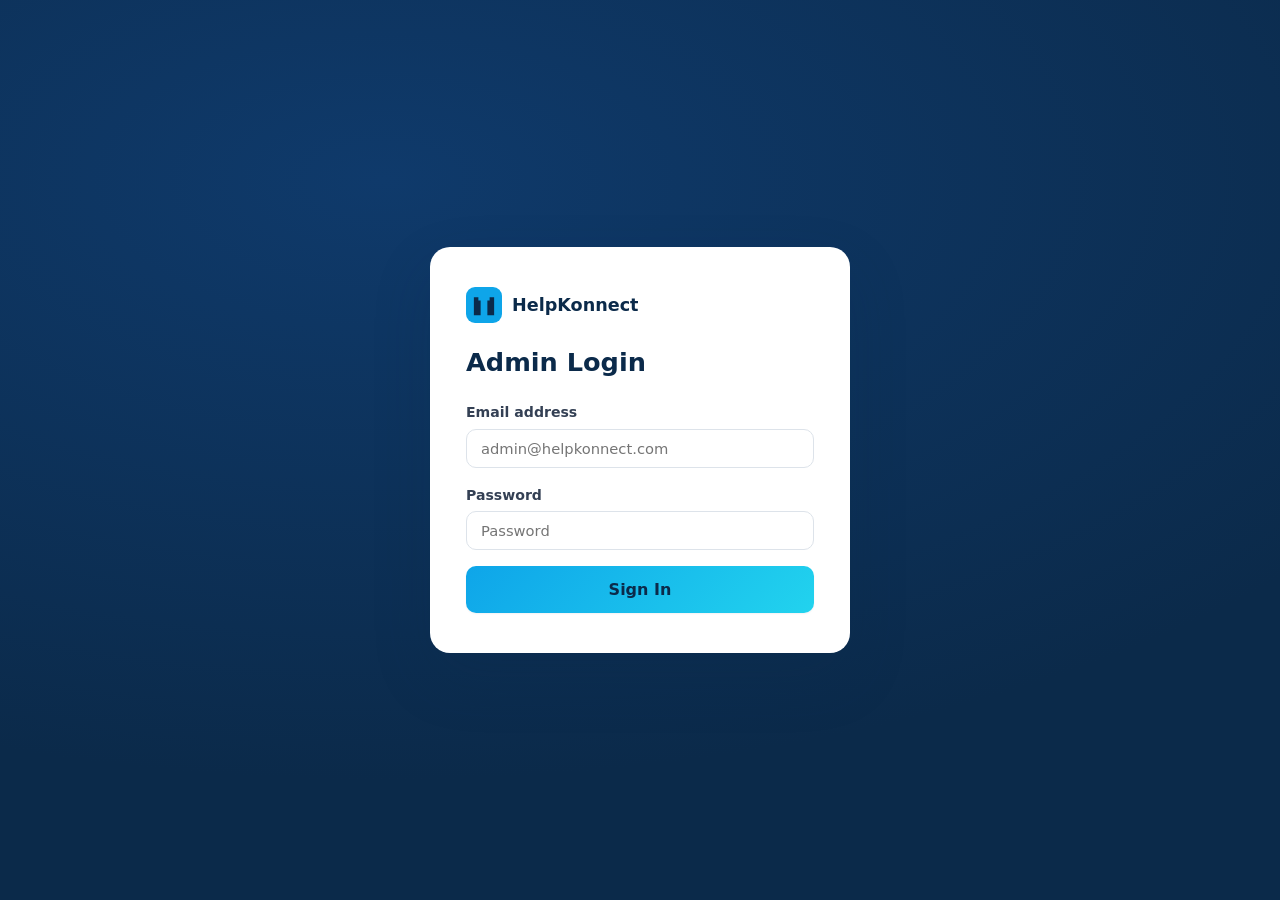
<file: luta/helnikonnect/admin/index.html>
<!DOCTYPE html>
<html lang="en" data-app-name="HelpKonnect Admin">
<head>
    <meta charset="UTF-8">
    <meta name="viewport" content="width=device-width, initial-scale=1.0">
    <title>Admin — HelpKonnect</title>
    <link rel="stylesheet" href="css/admin.css">
</head>
<body>
    <div id="toast-wrap" class="toast-wrap" aria-live="polite"></div>

    <!-- Login screen -->
    <div id="login-screen" class="login-screen">
        <div class="login-card">
            <div class="login-brand" id="login-brand" role="button" tabindex="0">
                <svg viewBox="0 0 32 32" fill="none" xmlns="http://www.w3.org/2000/svg" aria-hidden="true">
                    <rect width="32" height="32" rx="8" fill="#0ea5e9"/>
                    <path d="M10 12h3v13h-3zM19 12h3v13h-3zM7 9h4v16H7zM21 9h4v16h-4z" fill="#0b2a4a"/>
                </svg>
                <span>HelpKonnect</span>
            </div>
            <h1>Admin Login</h1>
            <form id="login-form" autocomplete="on">
                <div class="form-group">
                    <label for="login-email">Email address</label>
                    <input class="form-input" type="email" id="login-email" placeholder="admin@helpkonnect.com" required>
                </div>
                <div class="form-group">
                    <label for="login-password">Password</label>
                    <input class="form-input" type="password" id="login-password" placeholder="Password" required>
                </div>
                <div id="login-error" class="field-error" style="display:none"></div>
                <button class="btn btn-primary" type="submit" id="login-btn">Sign In</button>
            </form>
        </div>
    </div>

    <!-- Dashboard shell -->
    <div id="app-shell" class="app-shell" style="display:none">
        <aside class="sidebar" id="sidebar">
            <div class="sidebar-brand" id="sidebar-brand" role="button" tabindex="0">
                <svg viewBox="0 0 32 32" fill="none" xmlns="http://www.w3.org/2000/svg" aria-hidden="true">
                    <rect width="32" height="32" rx="8" fill="#0ea5e9"/>
                    <path d="M10 12h3v13h-3zM19 12h3v13h-3zM7 9h4v16H7zM21 9h4v16h-4z" fill="#0b2a4a"/>
                </svg>
                <span>HNC Admin</span>
            </div>
            <nav class="sidebar-nav" id="sidebar-nav">
                <a href="#" class="sidebar-link active" data-section="dashboard">
                    <svg width="18" height="18" viewBox="0 0 24 24" fill="none" stroke="currentColor" stroke-width="2"><path d="M3 9l9-7 9 7v11a2 2 0 01-2 2H5a2 2 0 01-2-2z"/><path d="M9 22V12h6v10"/></svg>
                    Dashboard
                </a>
                <a href="#" class="sidebar-link" data-section="applications">
                    <svg width="18" height="18" viewBox="0 0 24 24" fill="none" stroke="currentColor" stroke-width="2"><path d="M14 2H6a2 2 0 00-2 2v16a2 2 0 002 2h12a2 2 0 002-2V8z"/><path d="M14 2v6h6M16 13H8M16 17H8M10 9H8"/></svg>
                    Applications
                </a>
                <a href="#" class="sidebar-link" data-section="drawings">
                    <svg width="18" height="18" viewBox="0 0 24 24" fill="none" stroke="currentColor" stroke-width="2"><path d="M12 19l7-7 3 3-7 7-3-3zM18 13l-1.5-7.5L2 2l3.5 14.5L13 18l5-5z"/></svg>
                    Drawings
                </a>
                <a href="#" class="sidebar-link" data-section="faqs">
                    <svg width="18" height="18" viewBox="0 0 24 24" fill="none" stroke="currentColor" stroke-width="2"><circle cx="12" cy="12" r="10"/><path d="M9.09 9a3 3 0 015.83 1c0 2-3 3-3 3M12 17h.01"/></svg>
                    FAQs
                </a>
                <a href="#" class="sidebar-link" data-section="documents">
                    <svg width="18" height="18" viewBox="0 0 24 24" fill="none" stroke="currentColor" stroke-width="2"><path d="M14 2H6a2 2 0 00-2 2v16a2 2 0 002 2h12a2 2 0 002-2V8z"/><path d="M14 2v6h6"/></svg>
                    Documents
                </a>
                <a href="#" class="sidebar-link" data-section="announcements">
                    <svg width="18" height="18" viewBox="0 0 24 24" fill="none" stroke="currentColor" stroke-width="2"><path d="M18 8A6 6 0 006 8c0 7-3 9-3 9h18s-3-2-3-9M13.73 21a2 2 0 01-3.46 0"/></svg>
                    Announcements
                </a>
                <a href="#" class="sidebar-link" data-section="settings">
                    <svg width="18" height="18" viewBox="0 0 24 24" fill="none" stroke="currentColor" stroke-width="2"><circle cx="12" cy="12" r="3"/><path d="M19.4 15a1.65 1.65 0 00.33 1.82l.06.06a2 2 0 01-2.83 2.83l-.06-.06a1.65 1.65 0 00-1.82-.33 1.65 1.65 0 00-1 1.51V21a2 2 0 01-4 0v-.09A1.65 1.65 0 009 19.4a1.65 1.65 0 00-1.82.33l-.06.06a2 2 0 01-2.83-2.83l.06-.06A1.65 1.65 0 004.68 15a1.65 1.65 0 00-1.51-1H3a2 2 0 010-4h.09A1.65 1.65 0 004.6 9a1.65 1.65 0 00-.33-1.82l-.06-.06a2 2 0 012.83-2.83l.06.06A1.65 1.65 0 009 4.68a1.65 1.65 0 001-1.51V3a2 2 0 014 0v.09a1.65 1.65 0 001 1.51 1.65 1.65 0 001.82-.33l.06-.06a2 2 0 012.83 2.83l-.06.06A1.65 1.65 0 0019.4 9a1.65 1.65 0 001.51 1H21a2 2 0 010 4h-.09a1.65 1.65 0 00-1.51 1z"/></svg>
                    Settings
                </a>
            </nav>
            <div class="sidebar-footer">
                <button class="btn btn-ghost" id="logout-btn">
                    <svg width="18" height="18" viewBox="0 0 24 24" fill="none" stroke="currentColor" stroke-width="2"><path d="M9 21H5a2 2 0 01-2-2V5a2 2 0 012-2h4M16 17l5-5-5-5M21 12H9"/></svg>
                    Sign Out
                </button>
            </div>
        </aside>
        <main class="main-content" id="main-content">
            <div class="topbar">
                <button class="sidebar-toggle" id="sidebar-toggle" aria-label="Toggle sidebar">
                    <svg width="22" height="22" viewBox="0 0 24 24" fill="none" stroke="currentColor" stroke-width="2"><path d="M3 12h18M3 6h18M3 18h18"/></svg>
                </button>
                <h2 class="page-title" id="page-title">Dashboard</h2>
                <div class="topbar-user" id="topbar-user"></div>
            </div>
            <div class="content-area" id="content-area"></div>
        </main>
    </div>

    <!-- Modal overlay -->
    <div id="modal-overlay" class="modal-overlay" style="display:none">
        <div class="modal" id="modal">
            <div class="modal-header">
                <h3 id="modal-title">Modal</h3>
                <button class="modal-close" id="modal-close" aria-label="Close">&times;</button>
            </div>
            <div class="modal-body" id="modal-body"></div>
            <div class="modal-footer" id="modal-footer"></div>
        </div>
    </div>

    <script src="js/admin.js"></script>
</body>
</html>
</file>
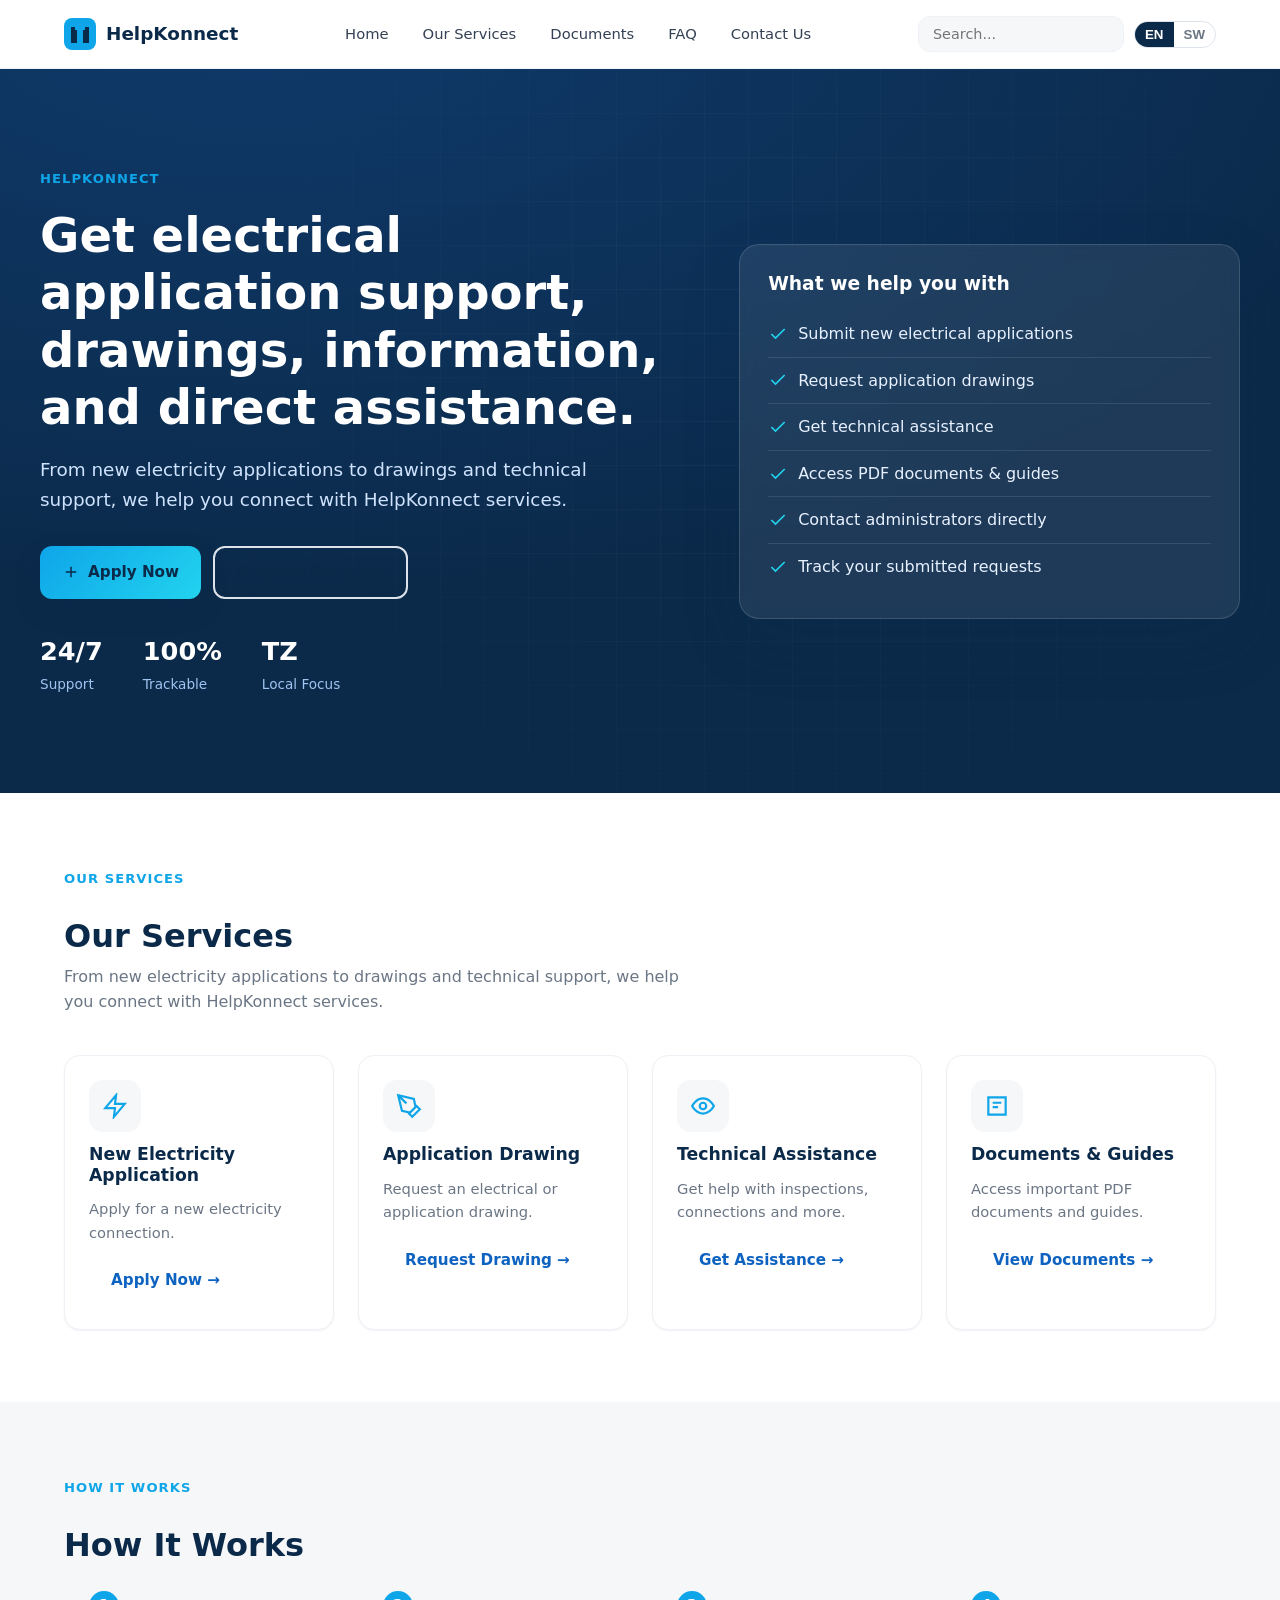
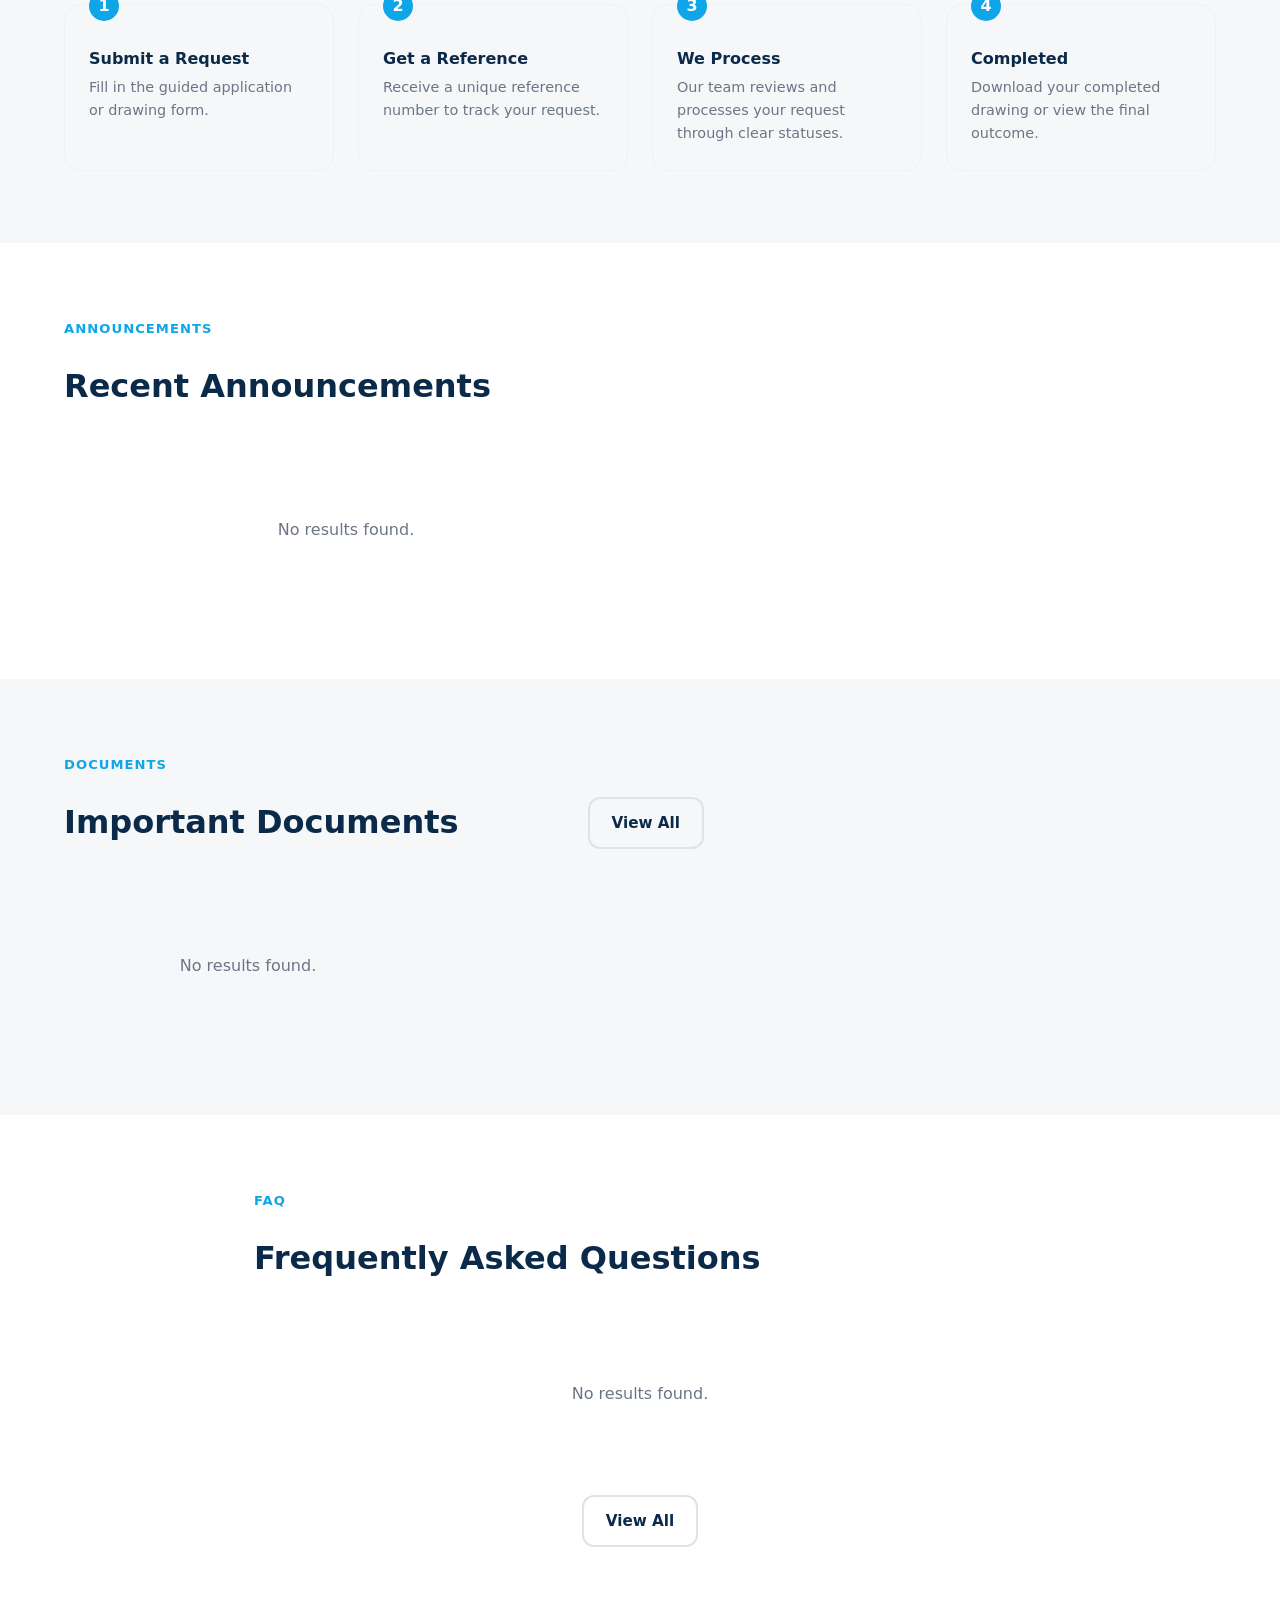
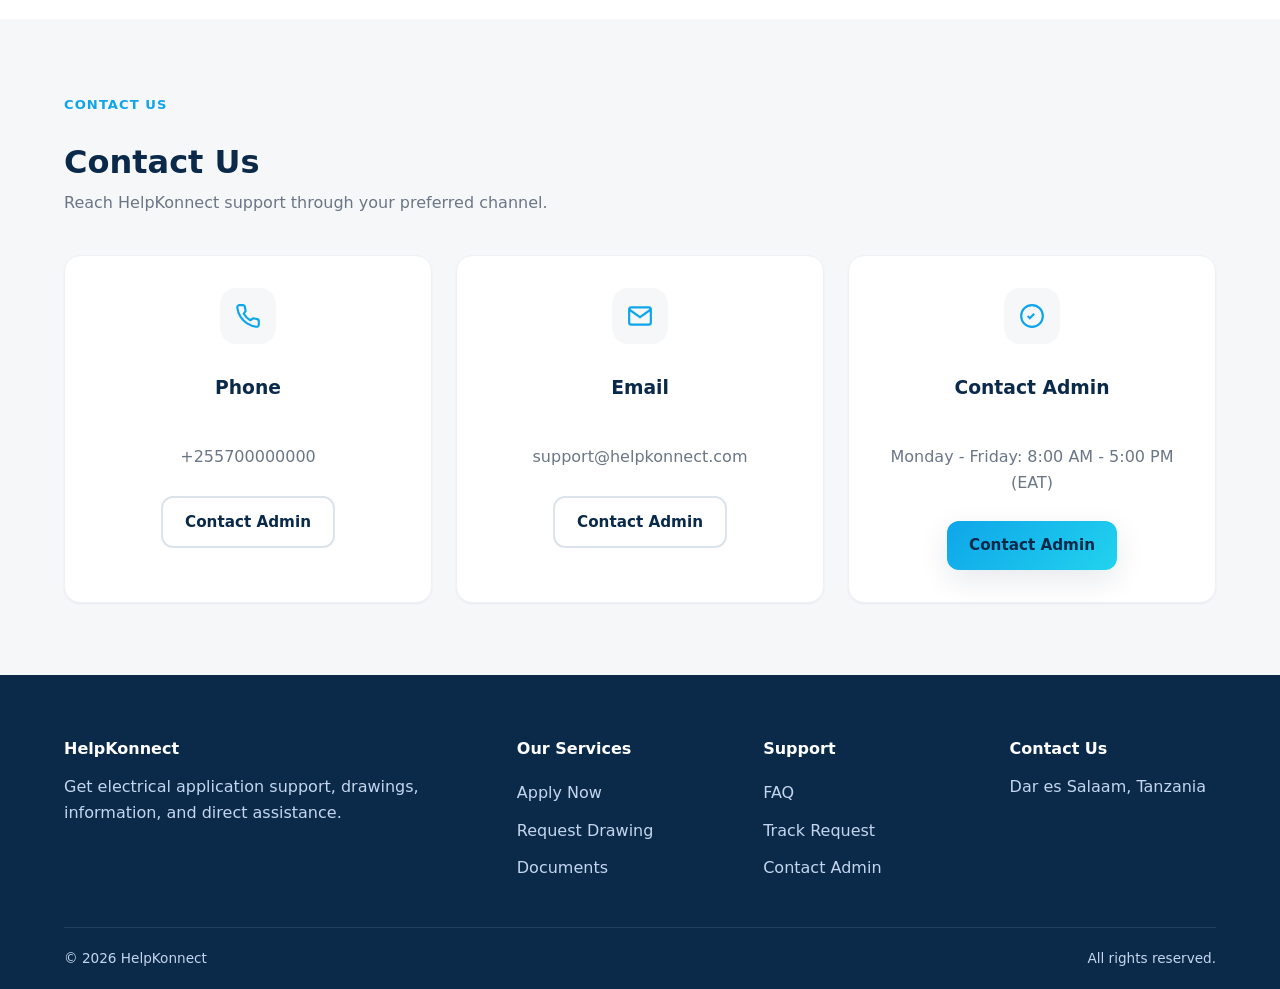
<file: luta/helnikonnect/client/index.html>
<!DOCTYPE html>
<html lang="en" data-app-name="HelpKonnect">
<head>
    <meta charset="UTF-8">
    <meta name="viewport" content="width=device-width, initial-scale=1.0">
    <title>HelpKonnect</title>
    <meta name="description" content="Get electrical application support, drawings, information, and direct assistance through HelpKonnect.">
    <link rel="stylesheet" href="css/style.css">
</head>
<body>
    <!-- Toast container -->
    <div class="toast-wrap" id="toast-wrap" aria-live="polite"></div>

    <!-- Navigation -->
    <header class="site-nav">
        <div class="container nav-inner">
            <a href="index.html" class="brand" data-route="home">
                <svg viewBox="0 0 32 32" fill="none" xmlns="http://www.w3.org/2000/svg" aria-hidden="true">
                    <rect width="32" height="32" rx="8" fill="#0ea5e9"/>
                    <path d="M10 12h3v13h-3zM19 12h3v13h-3zM7 9h4v16H7zM21 9h4v16h-4z" fill="#0b2a4a"/>
                </svg>
                HelpKonnect
            </a>
            <nav class="nav-links" aria-label="Main navigation">
                <a href="#" data-nav="home" data-route="home" data-i18n="home">Home</a>
                <a href="#services" data-nav="services" data-route="services" data-i18n="services">Services</a>
                <a href="pages/documents.html" data-nav="docs" data-route="docs" data-i18n="docs_library">Documents</a>
                <a href="pages/faq.html" data-nav="faq" data-route="faq" data-i18n="faq">FAQ</a>
                <a href="#contact" data-nav="contact" data-route="contact" data-i18n="contact">Contact</a>
            </nav>
            <div class="nav-actions">
                <div class="search-wrap">
                    <input id="global-search" type="search" data-i18n-placeholder="search" placeholder="Search..." aria-label="Search">
                    <div class="search-results" id="search-results" hidden></div>
                </div>
                <div class="lang-switch" role="group" aria-label="Language">
                    <button data-lang-btn="en">EN</button>
                    <button data-lang-btn="sw">SW</button>
                </div>
                <button class="nav-toggle" id="nav-toggle" aria-label="Toggle menu" aria-expanded="false">
                    <svg width="24" height="24" viewBox="0 0 24 24" fill="none" stroke="currentColor" stroke-width="2"><path d="M3 12h18M3 6h18M3 18h18"/></svg>
                </button>
            </div>
        </div>
    </header>

    <!-- Hero -->
    <section class="hero">
        <div class="container hero-inner">
            <div>
                <span class="tagline" data-i18n="app_name">HelpKonnect</span>
                <h1 data-i18n="tagline">Get electrical application support, drawings, information, and direct assistance.</h1>
                <p class="hero-sub" data-i18n="services_desc">From new electricity applications to drawings and technical support, we help you connect with HelpKonnect services.</p>
                <div class="hero-cta">
                    <a class="btn btn-primary" href="pages/apply.html" data-route="apply">
                        <svg width="18" height="18" viewBox="0 0 24 24" fill="none" stroke="currentColor" stroke-width="2"><path d="M12 5v14M5 12h14"/></svg>
                        <span data-i18n="apply_now">Apply Now</span>
                    </a>
                    <a class="btn btn-outline" href="pages/drawing.html" data-route="drawing" data-i18n="request_drawing">Request Drawing</a>
                </div>
                <div class="hero-stats">
                    <div class="stat"><b>24/7</b><span>Support</span></div>
                    <div class="stat"><b>100%</b><span>Trackable</span></div>
                    <div class="stat"><b>TZ</b><span>Local Focus</span></div>
                </div>
            </div>
            <div class="hero-card">
                <h3>What we help you with</h3>
                <ul>
                    <li><svg width="20" height="20" viewBox="0 0 24 24" fill="none" stroke="currentColor" stroke-width="2"><path d="M20 6L9 17l-5-5"/></svg> Submit new electrical applications</li>
                    <li><svg width="20" height="20" viewBox="0 0 24 24" fill="none" stroke="currentColor" stroke-width="2"><path d="M20 6L9 17l-5-5"/></svg> Request application drawings</li>
                    <li><svg width="20" height="20" viewBox="0 0 24 24" fill="none" stroke="currentColor" stroke-width="2"><path d="M20 6L9 17l-5-5"/></svg> Get technical assistance</li>
                    <li><svg width="20" height="20" viewBox="0 0 24 24" fill="none" stroke="currentColor" stroke-width="2"><path d="M20 6L9 17l-5-5"/></svg> Access PDF documents &amp; guides</li>
                    <li><svg width="20" height="20" viewBox="0 0 24 24" fill="none" stroke="currentColor" stroke-width="2"><path d="M20 6L9 17l-5-5"/></svg> Contact administrators directly</li>
                    <li><svg width="20" height="20" viewBox="0 0 24 24" fill="none" stroke="currentColor" stroke-width="2"><path d="M20 6L9 17l-5-5"/></svg> Track your submitted requests</li>
                </ul>
            </div>
        </div>
    </section>

    <!-- Services -->
    <section class="section" id="services">
        <div class="container">
            <div class="section-head">
                <span class="tagline" data-i18n="services">Services</span>
                <h2 data-i18n="our_services">Our Services</h2>
                <p data-i18n="services_desc">From new electricity applications to drawings and technical support, we help you connect with HelpKonnect services.</p>
            </div>
            <div class="grid-4">
                <div class="card service-card">
                    <span class="service-icon"><svg width="26" height="26" viewBox="0 0 24 24" fill="none" stroke="currentColor" stroke-width="2"><path d="M13 2L3 14h9l-1 8 10-12h-9l1-8z"/></svg></span>
                    <h3>New Electricity Application</h3>
                    <p>Apply for a new electricity connection.</p>
                    <a class="btn btn-ghost" href="pages/apply.html" data-route="apply">Apply Now →</a>
                </div>
                <div class="card service-card">
                    <span class="service-icon"><svg width="26" height="26" viewBox="0 0 24 24" fill="none" stroke="currentColor" stroke-width="2"><path d="M12 19l7-7 3 3-7 7-3-3zM18 13l-1.5-7.5L2 2l3.5 14.5L13 18l5-5zM2 2l7.586 7.586"/></svg></span>
                    <h3>Application Drawing</h3>
                    <p>Request an electrical or application drawing.</p>
                    <a class="btn btn-ghost" href="pages/drawing.html" data-route="drawing">Request Drawing →</a>
                </div>
                <div class="card service-card">
                    <span class="service-icon"><svg width="26" height="26" viewBox="0 0 24 24" fill="none" stroke="currentColor" stroke-width="2"><path d="M2 12s3.5-7 10-7 10 7 10 7-3.5 7-10 7-10-7-10-7z"/><circle cx="12" cy="12" r="3"/></svg></span>
                    <h3>Technical Assistance</h3>
                    <p>Get help with inspections, connections and more.</p>
                    <a class="btn btn-ghost" href="pages/contact.html" data-route="contact">Get Assistance →</a>
                </div>
                <div class="card service-card">
                    <span class="service-icon"><svg width="26" height="26" viewBox="0 0 24 24" fill="none" stroke="currentColor" stroke-width="2"><path d="M4 4h16v16H4zM8 9h8M8 13h5"/></svg></span>
                    <h3>Documents &amp; Guides</h3>
                    <p>Access important PDF documents and guides.</p>
                    <a class="btn btn-ghost" href="pages/documents.html" data-route="docs">View Documents →</a>
                </div>
            </div>
        </div>
    </section>

    <!-- How it works -->
    <section class="section" style="background:var(--gray-50)">
        <div class="container">
            <div class="section-head">
                <span class="tagline" data-i18n="how_it_works">How it works</span>
                <h2>How It Works</h2>
            </div>
            <div class="steps">
                <div class="step"><h3>Submit a Request</h3><p>Fill in the guided application or drawing form.</p></div>
                <div class="step"><h3>Get a Reference</h3><p>Receive a unique reference number to track your request.</p></div>
                <div class="step"><h3>We Process</h3><p>Our team reviews and processes your request through clear statuses.</p></div>
                <div class="step"><h3>Completed</h3><p>Download your completed drawing or view the final outcome.</p></div>
            </div>
        </div>
    </section>

    <!-- Announcements -->
    <section class="section" id="announcements">
        <div class="container">
            <div class="section-head" style="display:flex;align-items:flex-end;justify-content:space-between">
                <div>
                    <span class="tagline" data-i18n="announcements">Announcements</span>
                    <h2 data-i18n="latest_announcements">Recent Announcements</h2>
                </div>
            </div>
            <div class="grid-2" id="announced-grid"></div>
        </div>
    </section>

    <!-- Documents -->
    <section class="section" style="background:var(--gray-50)">
        <div class="container">
            <div class="section-head" style="display:flex;align-items:flex-end;justify-content:space-between">
                <div>
                    <span class="tagline" data-i18n="docs_library">Documents</span>
                    <h2 data-i18n="important_documents">Important Documents</h2>
                </div>
                <a class="btn btn-outline" href="pages/documents.html" data-route="docs" data-i18n="view_all">View All</a>
            </div>
            <div class="grid-3" id="docs-grid"></div>
        </div>
    </section>

    <!-- FAQ -->
    <section class="section" id="faq">
        <div class="container" style="max-width:820px">
            <div class="section-head">
                <span class="tagline" data-i18n="faq">FAQ</span>
                <h2>Frequently Asked Questions</h2>
            </div>
            <div class="faq-list" id="faq-list" style="display:flex;flex-direction:column;gap:12px"></div>
            <div style="margin-top:24px;text-align:center">
                <a class="btn btn-outline" href="pages/faq.html" data-route="faq" data-i18n="view_all">View All</a>
            </div>
        </div>
    </section>

    <!-- Contact -->
    <section class="section" id="contact" style="background:var(--gray-50)">
        <div class="container">
            <div class="section-head">
                <span class="tagline" data-i18n="contact">Contact</span>
                <h2>Contact Us</h2>
                <p>Reach HelpKonnect support through your preferred channel.</p>
            </div>
            <div class="contact-grid" id="contact-grid">
                <div class="card contact-card">
                    <span class="contact-icon"><svg width="26" height="26" viewBox="0 0 24 24" fill="none" stroke="currentColor" stroke-width="2"><path d="M22 16.92v3a2 2 0 0 1-2.18 2 19.79 19.79 0 0 1-8.63-3.07 19.5 19.5 0 0 1-6-6 19.79 19.79 0 0 1-3.07-8.67A2 2 0 0 1 4.11 2h3a2 2 0 0 1 2 1.72c.12.81.3 1.6.54 2.36a2 2 0 0 1-.45 2.11L8.09 9.91a16 16 0 0 0 6 6l1.72-1.11a2 2 0 0 1 2.11-.45c.76.24 1.55.42 2.36.54A2 2 0 0 1 22 16.92z"/></svg></span>
                    <h3>Phone</h3>
                    <p class="muted" data-setting="support_phone">+255700000000</p>
                    <a class="btn btn-outline" href="pages/contact.html" data-route="contact" data-i18n="contact_admin">Contact Admin</a>
                </div>
                <div class="card contact-card">
                    <span class="contact-icon"><svg width="26" height="26" viewBox="0 0 24 24" fill="none" stroke="currentColor" stroke-width="2"><path d="M4 4h16c1.1 0 2 .9 2 2v12c0 1.1-.9 2-2 2H4c-1.1 0-2-.9-2-2V6c0-1.1.9-2 2-2z"/><path d="M22 6l-10 7L2 6"/></svg></span>
                    <h3>Email</h3>
                    <p class="muted" data-setting="support_email">support@helpkonnect.com</p>
                    <a class="btn btn-outline" href="#contact" data-route="contact" data-i18n="contact_admin">Contact Admin</a>
                </div>
                <div class="card contact-card">
                    <span class="contact-icon"><svg width="26" height="26" viewBox="0 0 24 24" fill="none" stroke="currentColor" stroke-width="2"><circle cx="12" cy="12" r="10"/><path d="M8 12l2 2 4-4"/></svg></span>
                    <h3>Contact Admin</h3>
                    <p class="muted" data-setting="working_hours">Monday - Friday: 8:00 AM - 5:00 PM (EAT)</p>
                    <a class="btn btn-primary" href="pages/contact.html" data-route="contact" data-i18n="contact_admin">Start Chat</a>
                </div>
            </div>
        </div>
    </section>

    <!-- Footer -->
    <footer class="site-footer">
        <div class="container">
            <div class="footer-grid">
                <div>
                    <h3 data-i18n="app_name">HelpKonnect</h3>
                    <p data-i18n="tagline">Get electrical application support, drawings, information, and direct assistance.</p>
                </div>
                <div>
                    <h3 data-i18n="services">Services</h3>
                    <a href="pages/apply.html" data-route="apply" data-i18n="apply_now">Apply Now</a>
                    <a href="pages/drawing.html" data-route="drawing" data-i18n="request_drawing">Request Drawing</a>
                    <a href="pages/documents.html" data-route="docs" data-i18n="docs_library">Documents</a>
                </div>
                <div>
                    <h3>Support</h3>
                    <a href="pages/faq.html" data-route="faq" data-i18n="faq">FAQ</a>
                    <a href="#" data-route="track" data-i18n="track_request">Track Request</a>
                    <a href="pages/contact.html" data-route="contact" data-i18n="contact_admin">Contact Admin</a>
                </div>
                <div>
                    <h3 data-i18n="contact">Contact</h3>
                    <span data-setting="address">Dar es Salaam, Tanzania</span>
                </div>
            </div>
            <div class="footer-bottom">
                <span>© <span id="year"></span> <span data-setting="platform_name">HelpKonnect</span></span>
                <span data-i18n="footer_rights">All rights reserved.</span>
            </div>
        </div>
    </footer>

    <script src="js/api.js"></script>
    <script src="js/i18n.js"></script>
    <script src="js/main.js"></script>
    <script>document.getElementById('year').textContent = new Date().getFullYear();</script>
</body>
</html>
</file>
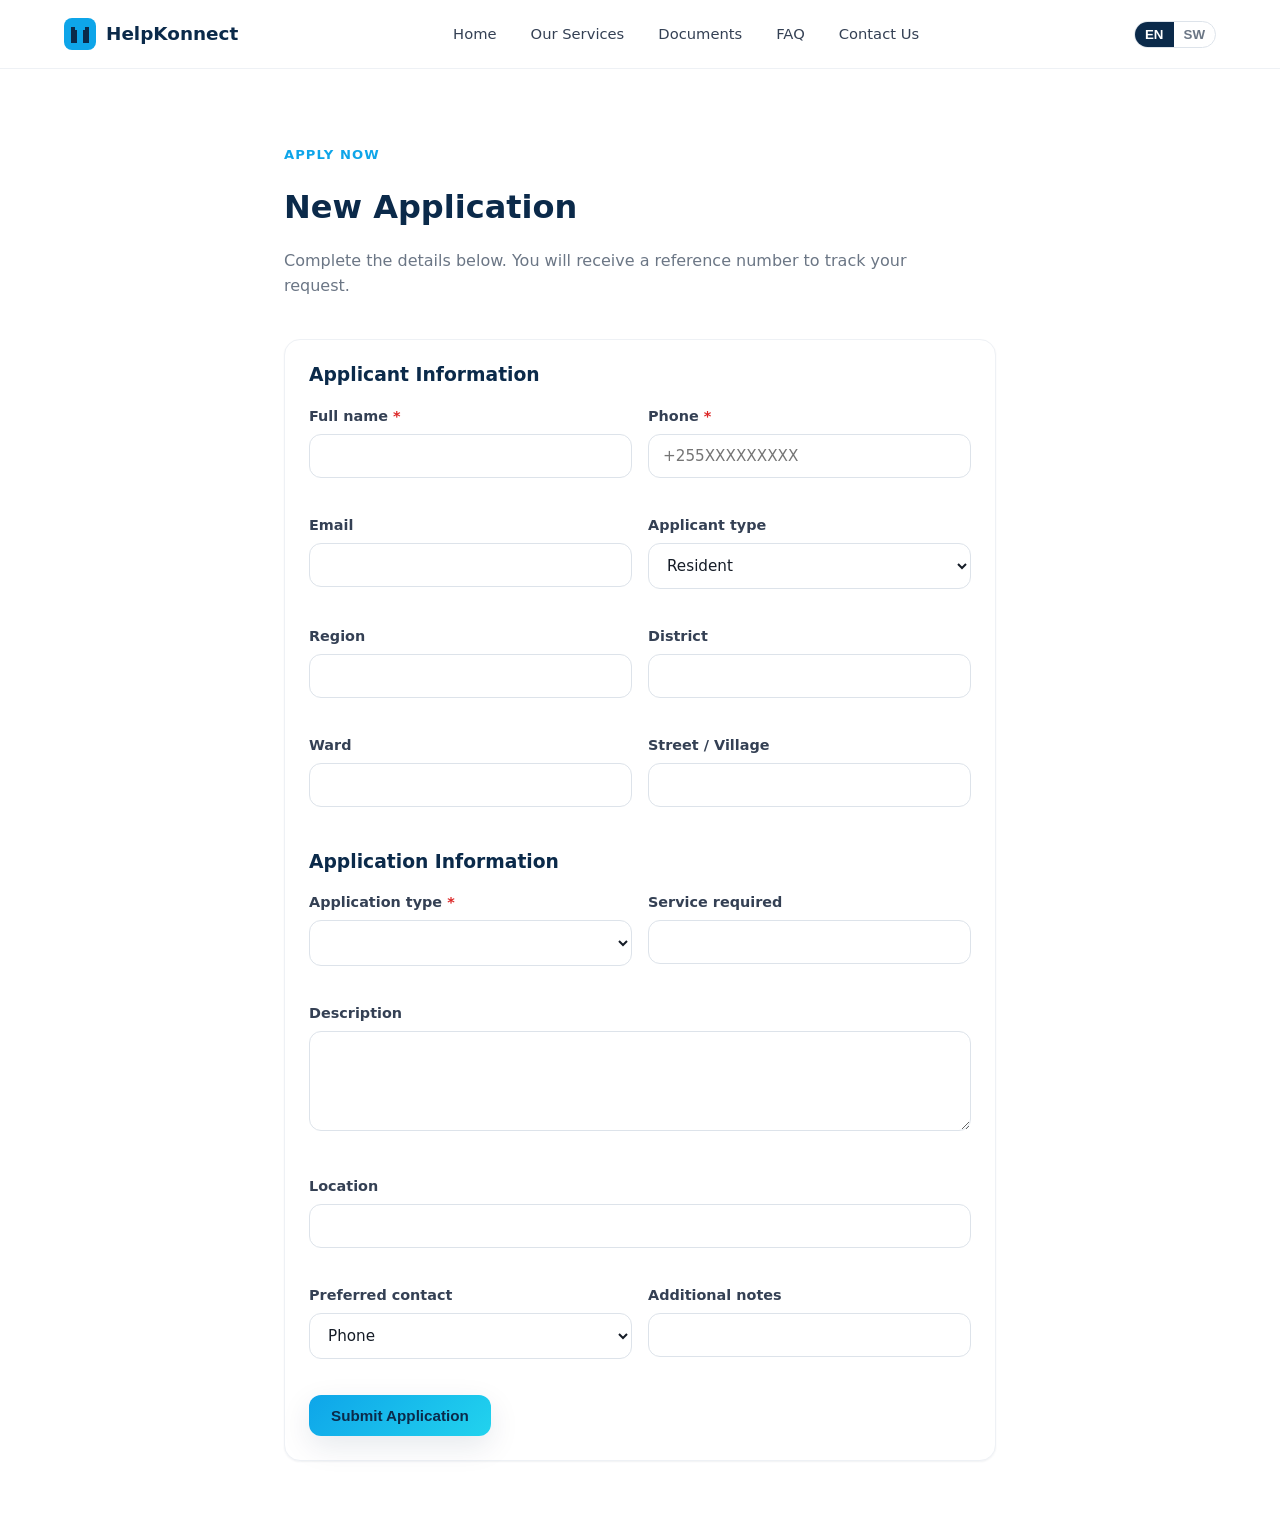
<file: luta/helnikonnect/client/pages/apply.html>
<!DOCTYPE html>
<html lang="en">
<head>
    <meta charset="UTF-8">
    <meta name="viewport" content="width=device-width, initial-scale=1.0">
    <title>Apply — HelpKonnect</title>
    <link rel="stylesheet" href="../css/style.css">
    <style>form.form{display:grid;gap:18px}.form-row{display:grid;grid-template-columns:repeat(2,1fr);gap:16px}@media(max-width:640px){.form-row{grid-template-columns:1fr}}</style>
</head>
<body>
    <div class="toast-wrap" id="toast-wrap"></div>
    <header class="site-nav"><div class="container nav-inner">
        <a href="../index.html" class="brand" data-route="home"><svg viewBox="0 0 32 32" fill="none"><rect width="32" height="32" rx="8" fill="#0ea5e9"/><path d="M10 12h3v13h-3zM19 12h3v13h-3zM7 9h4v16H7zM21 9h4v16h-4z" fill="#0b2a4a"/></svg>HelpKonnect</a>
        <nav class="nav-links"><a href="../index.html" data-route="home" data-i18n="home">Home</a><a href="../index.html#services" data-route="services" data-i18n="services">Services</a><a href="documents.html" data-route="docs" data-i18n="docs_library">Documents</a><a href="faq.html" data-route="faq" data-i18n="faq">FAQ</a><a href="../index.html#contact" data-route="contact" data-i18n="contact">Contact</a></nav>
        <div class="nav-actions">
            <div class="lang-switch"><button data-lang-btn="en">EN</button><button data-lang-btn="sw">SW</button></div>
            <button class="nav-toggle" id="nav-toggle" aria-label="Toggle menu" aria-expanded="false"><svg width="24" height="24" viewBox="0 0 24 24" fill="none" stroke="currentColor" stroke-width="2"><path d="M3 12h18M3 6h18M3 18h18"/></svg></button>
        </div>
    </div></header>

    <main class="section">
        <div class="container" style="max-width:760px">
            <div class="section-head">
                <span class="tagline" data-i18n="apply_now">Apply Now</span>
                <h1>New Application</h1>
                <p class="muted">Complete the details below. You will receive a reference number to track your request.</p>
            </div>

            <form class="card form" id="apply-form" novalidate>
                <h3 style="margin:0">Applicant Information</h3>
                <div class="form-row">
                    <div class="form-group"><label>Full name <span class="req">*</span></label><input class="form-input" name="full_name" required></div>
                    <div class="form-group"><label>Phone <span class="req">*</span></label><input class="form-input" name="phone" placeholder="+255XXXXXXXXX" required></div>
                </div>
                <div class="form-row">
                    <div class="form-group"><label>Email</label><input class="form-input" name="email" type="email"></div>
                    <div class="form-group"><label>Applicant type</label>
                        <select class="form-select" name="applicant_type"><option>Resident</option><option>Electrician</option><option>Electrical Technician</option><option>Contractor</option><option>Business</option><option>Other</option></select>
                    </div>
                </div>
                <div class="form-row">
                    <div class="form-group"><label>Region</label><input class="form-input" name="region"></div>
                    <div class="form-group"><label>District</label><input class="form-input" name="district"></div>
                </div>
                <div class="form-row">
                    <div class="form-group"><label>Ward</label><input class="form-input" name="ward"></div>
                    <div class="form-group"><label>Street / Village</label><input class="form-input" name="street"></div>
                </div>

                <h3 style="margin:0;padding-top:8px">Application Information</h3>
                <div class="form-row">
                    <div class="form-group"><label>Application type <span class="req">*</span></label>
                        <select class="form-select" name="application_type_id" id="app-type" required><option value="">Loading types...</option></select>
                    </div>
                    <div class="form-group"><label>Service required</label><input class="form-input" name="service_required"></div>
                </div>
                <div class="form-group"><label>Description</label><textarea class="form-textarea" name="description"></textarea></div>
                <div class="form-group"><label>Location</label><input class="form-input" name="location"></div>
                <div class="form-row">
                    <div class="form-group"><label>Preferred contact</label>
                        <select class="form-select" name="preferred_contact"><option>Phone</option><option>WhatsApp</option><option>Email</option></select>
                    </div>
                    <div class="form-group"><label>Additional notes</label><input class="form-input" name="additional_notes"></div>
                </div>

                <div style="display:flex;gap:12px;align-items:center">
                    <button class="btn btn-primary" id="submit-app" type="submit">Submit Application</button>
                    <span class="muted" id="form-status" style="font-size:.85rem"></span>
                </div>
            </form>
        </div>
    </main>

    <script src="../js/api.js"></script>
    <script src="../js/i18n.js"></script>
    <script>
        const API = window.HNC, L = window.HNC_LANG;
        (async function(){
            try{
                const res = await API.request('application-types',{auth:false});
                const sel = document.getElementById('app-type');
                const items = res.data||[];
                sel.innerHTML = items.map(t=>`<option value="${t.id}">${t.name}</option>`).join('');
            }catch(e){
                document.getElementById('app-type').innerHTML='<option value="">Unable to load types</option>';
            }
        })();
        function status(m){document.getElementById('form-status').textContent=m;}
        document.getElementById('apply-form').addEventListener('submit', async function(e){
            e.preventDefault();
            document.getElementById('submit-app').disabled = true;
            status(L.t('loading'));
            const fd = new FormData(this); const body = {};
            for(const [k,v] of fd.entries()) body[k]=v;
            try{
                const res = await API.request('applications',{method:'POST',body});
                status('Submitted. Reference: '+res.data.reference_no);
            }catch(err){
                status(err.message);
                toast(err.message,'error');
                document.getElementById('submit-app').disabled=false;
            }
        });
        function toast(m,t){const w=document.getElementById('toast-wrap');const n=document.createElement('div');n.className='toast toast--'+(t||'success');n.textContent=m;w.appendChild(n);setTimeout(()=>n.classList.add('toast--show'),20);setTimeout(()=>{n.classList.remove('toast--show');setTimeout(()=>n.remove(),300);},3200);}
        document.querySelectorAll('[data-lang-btn]').forEach(b=>b.addEventListener('click',()=>L.setLang(b.getAttribute('data-lang-btn'))));
        document.getElementById('nav-toggle').addEventListener('click',()=>document.querySelector('.nav-links').classList.toggle('open'));
    </script>
</body>
</html>
</file>
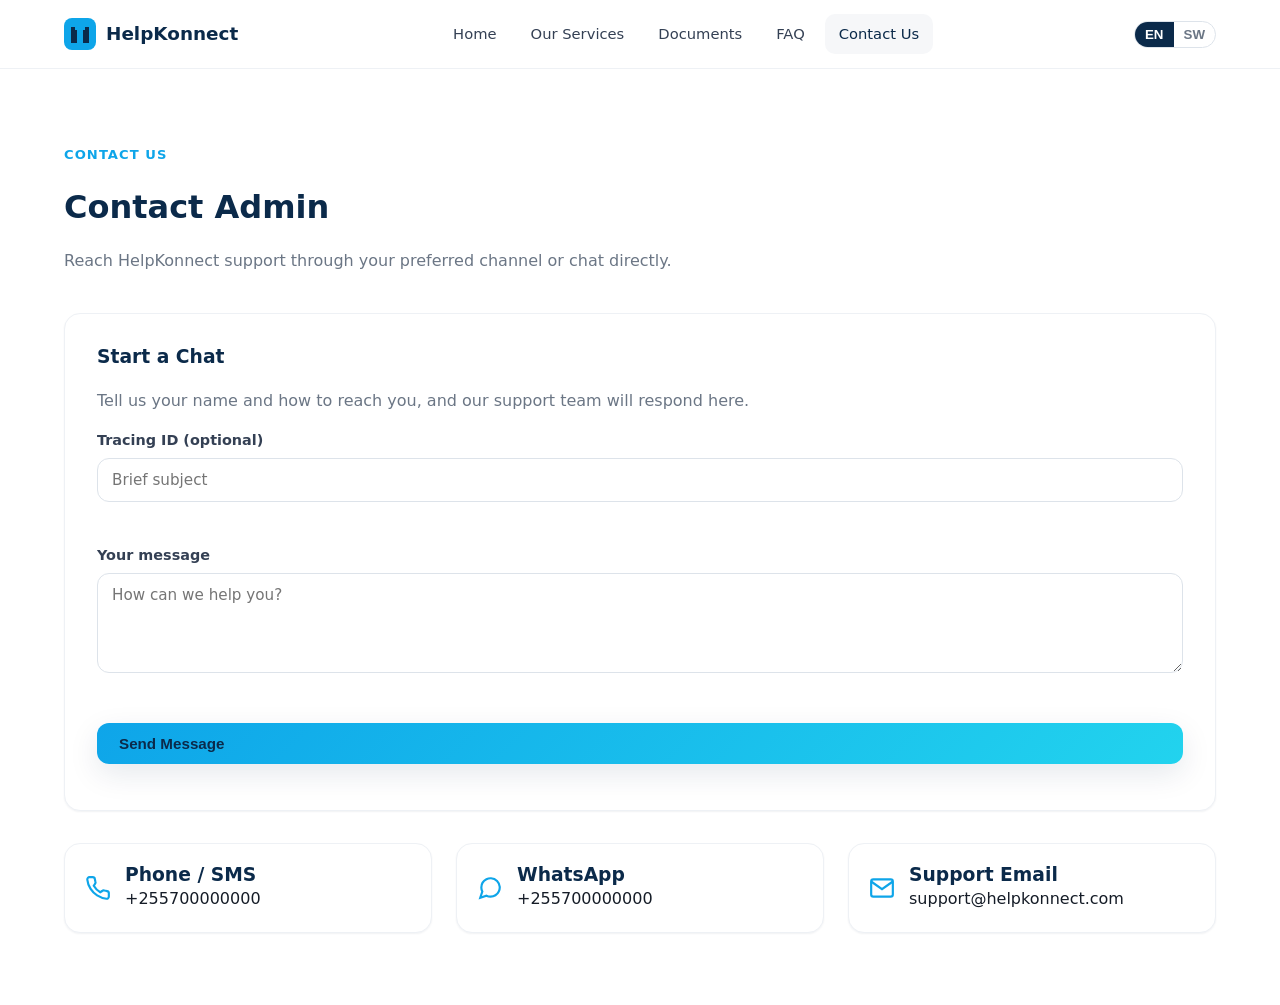
<file: luta/helnikonnect/client/pages/contact.html>
<!DOCTYPE html>
<html lang="en">
<head>
    <meta charset="UTF-8">
    <meta name="viewport" content="width=device-width, initial-scale=1.0">
    <title>Contact — HelpKonnect</title>
    <link rel="stylesheet" href="../css/style.css">
    <style>.contact-channel{display:flex;align-items:center;gap:14px;padding:20px;border:1px solid var(--gray-100);border-radius:var(--radius)}.contact-channel svg{flex-shrink:0}</style>
</head>
<body>
    <div class="toast-wrap" id="toast-wrap"></div>
    <header class="site-nav"><div class="container nav-inner">
        <a href="../index.html" class="brand" data-route="home"><svg viewBox="0 0 32 32" fill="none"><rect width="32" height="32" rx="8" fill="#0ea5e9"/><path d="M10 12h3v13h-3zM19 12h3v13h-3zM7 9h4v16H7zM21 9h4v16h-4z" fill="#0b2a4a"/></svg>HelpKonnect</a>
        <nav class="nav-links"><a href="../index.html" data-route="home" data-i18n="home">Home</a><a href="../index.html#services" data-route="services" data-i18n="services">Services</a><a href="documents.html" data-route="docs" data-i18n="docs_library">Documents</a><a href="faq.html" data-route="faq" data-i18n="faq">FAQ</a><a href="contact.html" data-route="contact" class="active" data-i18n="contact">Contact</a></nav>
        <div class="nav-actions">
            <div class="lang-switch"><button data-lang-btn="en">EN</button><button data-lang-btn="sw">SW</button></div>
            <button class="nav-toggle" id="nav-toggle" aria-label="Toggle menu" aria-expanded="false"><svg width="24" height="24" viewBox="0 0 24 24" fill="none" stroke="currentColor" stroke-width="2"><path d="M3 12h18M3 6h18M3 18h18"/></svg></button>
        </div>
    </div></header>

    <main class="section">
        <div class="container">
            <div class="section-head">
                <span class="tagline" data-i18n="contact">Contact</span>
                <h1 data-i18n="contact_admin">Contact Admin</h1>
                <p class="muted">Reach HelpKonnect support through your preferred channel or chat directly.</p>
            </div>

            <div class="card" style="padding:32px;margin-bottom:32px">
                <h3 style="margin-top:0">Start a Chat</h3>
                <p class="muted">Tell us your name and how to reach you, and our support team will respond here.</p>
                <div class="grid-2" style="grid-template-columns:1fr">
                    <div class="form-group"><label>Tracing ID (optional)</label>
                        <input class="form-input" id="contact-subject" placeholder="Brief subject">
                    </div>
                    <div class="form-group"><label>Your message</label>
                        <textarea class="form-textarea" id="contact-message" placeholder="How can we help you?"></textarea>
                    </div>
                    <button class="btn btn-primary" id="send-start">Send Message</button>
                </div>
                <p class="muted" id="contact-hint" style="margin-top:12px;font-size:.85rem"></p>
            </div>

            <div class="contact-grid" id="contact-grid" style="grid-template-columns:repeat(auto-fit,minmax(260px,1fr))">
                <div class="card contact-channel">
                    <svg width="26" height="26" viewBox="0 0 24 24" fill="none" stroke="#0ea5e9" stroke-width="2"><path d="M22 16.92v3a2 2 0 0 1-2.18 2 19.79 19.79 0 0 1-8.63-3.07 19.5 19.5 0 0 1-6-6 19.79 19.79 0 0 1-3.07-8.67A2 2 0 0 1 4.11 2h3a2 2 0 0 1 2 1.72c.12.81.3 1.6.54 2.36a2 2 0 0 1-.45 2.11L8.09 9.91a16 16 0 0 0 6 6l1.72-1.11a2 2 0 0 1 2.11-.45c.76.24 1.55.42 2.36.54A2 2 0 0 1 22 16.92z"/></svg>
                    <div><h3 style="margin:0">Phone / SMS</h3><span data-setting="support_phone">+255700000000</span></div>
                </div>
                <div class="card contact-channel">
                    <svg width="26" height="26" viewBox="0 0 24 24" fill="none" stroke="#0ea5e9" stroke-width="2"><path d="M21 11.5a8.38 8.38 0 0 1-.9 3.8 8.5 8.5 0 0 1-7.6 4.7 8.38 8.38 0 0 1-3.8-.9L3 21l1.9-5.7a8.38 8.38 0 0 1-.9-3.8 8.5 8.5 0 0 1 4.7-7.6 8.38 8.38 0 0 1 3.8-.9h.5a8.48 8.48 0 0 1 8 8v.5z"/></svg>
                    <div><h3 style="margin:0">WhatsApp</h3><span data-setting="whatsapp_contact">+255700000000</span></div>
                </div>
                <div class="card contact-channel">
                    <svg width="26" height="26" viewBox="0 0 24 24" fill="none" stroke="#0ea5e9" stroke-width="2"><path d="M4 4h16c1.1 0 2 .9 2 2v12c0 1.1-.9 2-2 2H4c-1.1 0-2-.9-2-2V6c0-1.1.9-2 2-2z"/><path d="M22 6l-10 7L2 6"/></svg>
                    <div><h3 style="margin:0">Support Email</h3><span data-setting="support_email">support@helpkonnect.com</span></div>
                </div>
            </div>
        </div>
    </main>

    <script src="../js/api.js"></script>
    <script src="../js/i18n.js"></script>
    <script>
        const API = window.HNC, L = window.HNC_LANG;
        (async function(){
            try{
                const res = await API.request('settings',{auth:false});
                document.querySelectorAll('[data-setting]').forEach(n=>{const k=n.getAttribute('data-setting');if(res.data[k]!==undefined)n.textContent=res.data[k];});
            }catch(e){}
        })();
        function toast(m,t){const w=document.getElementById('toast-wrap');const n=document.createElement('div');n.className='toast toast--'+(t||'success');n.textContent=m;w.appendChild(n);setTimeout(()=>n.classList.add('toast--show'),20);setTimeout(()=>{n.classList.remove('toast--show');setTimeout(()=>n.remove(),300);},3200);}
        document.getElementById('send-start').addEventListener('click',async()=>{
            const hint=document.getElementById('contact-hint');
            hint.textContent = L.t('loading');
            // Capture intent; full chat submission is wired with the chat module.
            const subject=document.getElementById('contact-subject').value.trim();
            const message=document.getElementById('contact-message').value.trim();
            if(!message){hint.textContent='Please enter a message.';toast('Please enter a message.','error');return;}
            hint.textContent='Your request has been noted. Sign in or track via the chat feature to continue.';
            toast('Message captured. Chat is coming online in this module.','success');
        });
        document.querySelectorAll('[data-lang-btn]').forEach(b=>b.addEventListener('click',()=>L.setLang(b.getAttribute('data-lang-btn'))));
        document.getElementById('nav-toggle').addEventListener('click',()=>document.querySelector('.nav-links').classList.toggle('open'));
    </script>
</body>
</html>
</file>
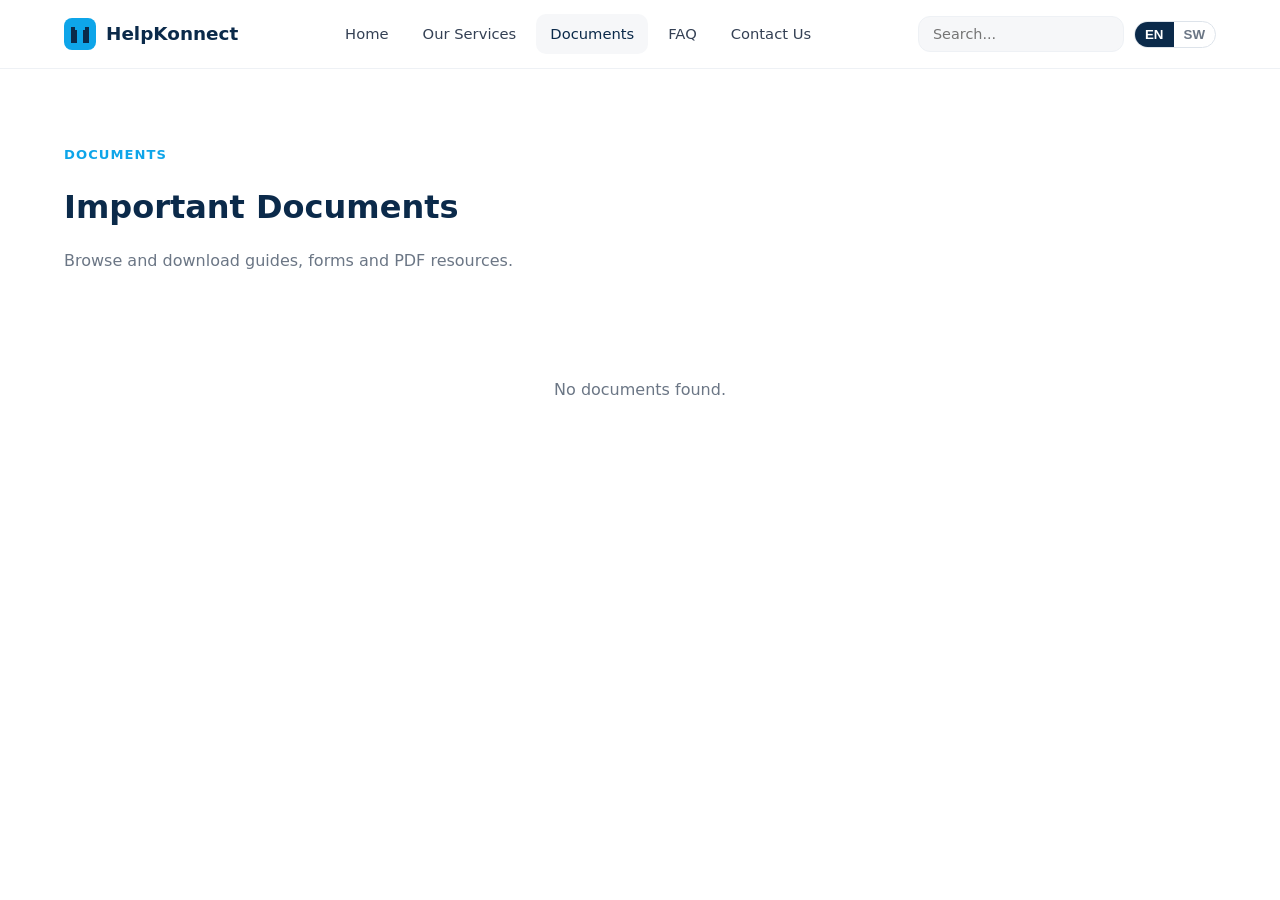
<file: luta/helnikonnect/client/pages/documents.html>
<!DOCTYPE html>
<html lang="en">
<head>
    <meta charset="UTF-8">
    <meta name="viewport" content="width=device-width, initial-scale=1.0">
    <title>Documents — HelpKonnect</title>
    <link rel="stylesheet" href="../css/style.css">
    <style>.doc-row{display:flex;justify-content:space-between;align-items:center;gap:16px}@media(max-width:640px){.doc-row{flex-direction:column;align-items:flex-start}}</style>
</head>
<body>
    <div class="toast-wrap" id="toast-wrap"></div>
    <header class="site-nav"><div class="container nav-inner">
        <a href="../index.html" class="brand" data-route="home"><svg viewBox="0 0 32 32" fill="none"><rect width="32" height="32" rx="8" fill="#0ea5e9"/><path d="M10 12h3v13h-3zM19 12h3v13h-3zM7 9h4v16H7zM21 9h4v16h-4z" fill="#0b2a4a"/></svg>HelpKonnect</a>
        <nav class="nav-links"><a href="../index.html" data-route="home" data-i18n="home">Home</a><a href="../index.html#services" data-route="services" data-i18n="services">Services</a><a href="documents.html" data-route="docs" class="active" data-i18n="docs_library">Documents</a><a href="faq.html" data-route="faq" data-i18n="faq">FAQ</a><a href="../index.html#contact" data-route="contact" data-i18n="contact">Contact</a></nav>
        <div class="nav-actions">
            <div class="search-wrap"><input id="doc-search" type="search" data-i18n-placeholder="search" placeholder="Search..." aria-label="Search"></div>
            <div class="lang-switch"><button data-lang-btn="en">EN</button><button data-lang-btn="sw">SW</button></div>
            <button class="nav-toggle" id="nav-toggle" aria-label="Toggle menu" aria-expanded="false"><svg width="24" height="24" viewBox="0 0 24 24" fill="none" stroke="currentColor" stroke-width="2"><path d="M3 12h18M3 6h18M3 18h18"/></svg></button>
        </div>
    </div></header>

    <main class="section">
        <div class="container">
            <div class="section-head">
                <span class="tagline" data-i18n="docs_library">Documents</span>
                <h1 data-i18n="important_documents">Document Library</h1>
                <p class="muted">Browse and download guides, forms and PDF resources.</p>
            </div>
            <div id="docs-list" style="display:flex;flex-direction:column;gap:14px;"></div>
        </div>
    </main>

    <script src="../js/api.js"></script>
    <script src="../js/i18n.js"></script>
    <script>
        const API = window.HNC, L = window.HNC_LANG;
        const list = document.getElementById('docs-list');
        function human(s){const b=+s;if(b>=1048576)return (b/1048576).toFixed(1)+' MB';if(b>=1024)return (b/1024).toFixed(1)+' KB';return b+' B';}
        function esc(s){return String(s==null?'':s).replace(/[&<>"]/g,c=>({'&':'&amp;','<':'&lt;','>':'&gt;','"':'&quot;'}[c]));}
        list.innerHTML = Array.from({length:3}).map(()=>'<div class="skeleton-card"><div class="skeleton skeleton-line" style="width:80%"></div><div class="skeleton skeleton-line"></div></div>').join('');
        async function load(search){
            const q = { limit: 100 };
            if(search) q.search = search;
            const res = await API.request('documents',{auth:false,query:q}).catch(()=>({data:[]}));
            const items = res.data || [];
            list.innerHTML = items.length ? items.map(d=>`
                <article class="card doc-row">
                    <div style="display:flex;gap:14px;align-items:center">
                        <span class="doc-icon">PDF</span>
                        <div><h3 style="margin:0">${esc(d.title)}</h3>
                        <p class="muted" style="margin:4px 0 0">${esc(d.category_name||'')} · v${esc(d.version||'1.0')} · ${human(d.file_size||0)} · ${esc(d.download_count||0)} downloads</p>
                        ${d.description?`<p class="muted" style="margin:4px 0 0;font-size:.85rem">${esc(d.description)}</p>`:''}</div>
                    </div>
                    <a class="btn btn-primary" href="${API.apiUrl('documents/'+d.id+'/download')}" data-i18n="download">Download</a>
                </article>`).join('') : '<div class="empty-state"><p>No documents found.</p></div>';
        }
        load();
        const input=document.getElementById('doc-search');let timer;
        input.addEventListener('input',()=>{clearTimeout(timer);timer=setTimeout(()=>load(input.value.trim()),300);});
        document.querySelectorAll('[data-lang-btn]').forEach(b=>b.addEventListener('click',()=>L.setLang(b.getAttribute('data-lang-btn'))));
        document.getElementById('nav-toggle').addEventListener('click',()=>document.querySelector('.nav-links').classList.toggle('open'));
    </script>
</body>
</html>
</file>
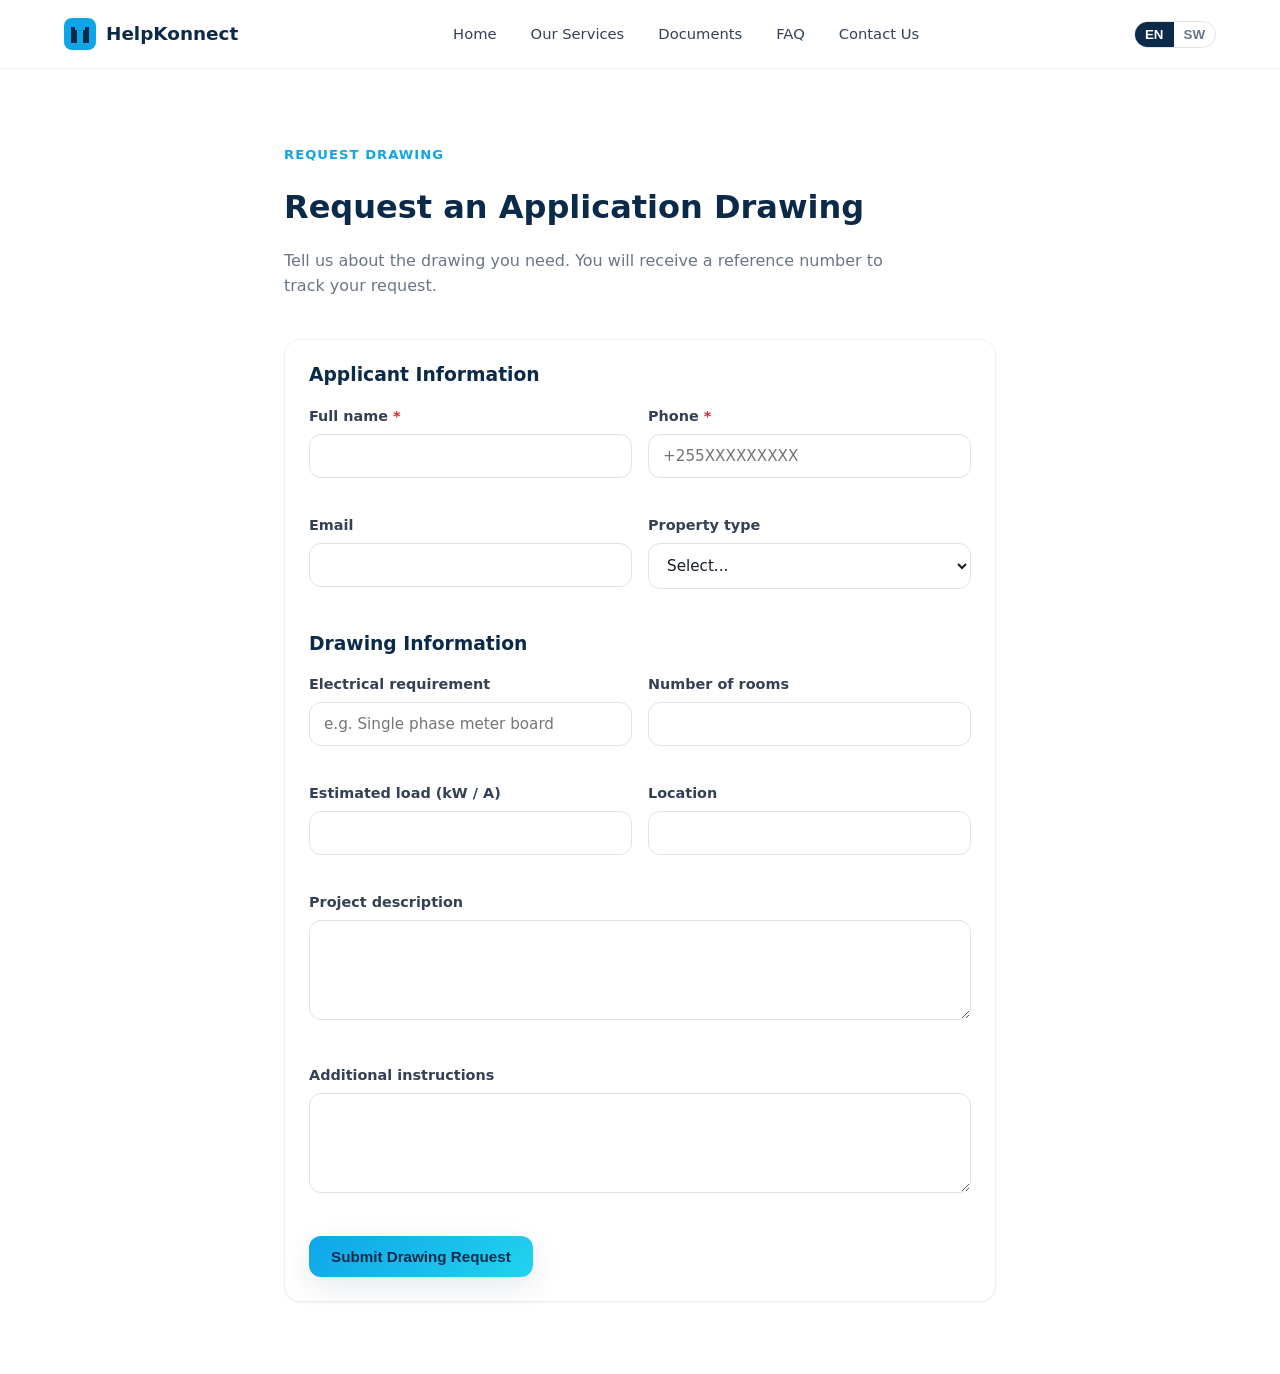
<file: luta/helnikonnect/client/pages/drawing.html>
<!DOCTYPE html>
<html lang="en">
<head>
    <meta charset="UTF-8">
    <meta name="viewport" content="width=device-width, initial-scale=1.0">
    <title>Request Drawing — HelpKonnect</title>
    <link rel="stylesheet" href="../css/style.css">
    <style>form.form{display:grid;gap:18px}.form-row{display:grid;grid-template-columns:repeat(2,1fr);gap:16px}@media(max-width:640px){.form-row{grid-template-columns:1fr}}</style>
</head>
<body>
    <div class="toast-wrap" id="toast-wrap"></div>
    <header class="site-nav"><div class="container nav-inner">
        <a href="../index.html" class="brand" data-route="home"><svg viewBox="0 0 32 32" fill="none"><rect width="32" height="32" rx="8" fill="#0ea5e9"/><path d="M10 12h3v13h-3zM19 12h3v13h-3zM7 9h4v16H7zM21 9h4v16h-4z" fill="#0b2a4a"/></svg>HelpKonnect</a>
        <nav class="nav-links"><a href="../index.html" data-route="home" data-i18n="home">Home</a><a href="../index.html#services" data-route="services" data-i18n="services">Services</a><a href="documents.html" data-route="docs" data-i18n="docs_library">Documents</a><a href="faq.html" data-route="faq" data-i18n="faq">FAQ</a><a href="../index.html#contact" data-route="contact" data-i18n="contact">Contact</a></nav>
        <div class="nav-actions">
            <div class="lang-switch"><button data-lang-btn="en">EN</button><button data-lang-btn="sw">SW</button></div>
            <button class="nav-toggle" id="nav-toggle" aria-label="Toggle menu" aria-expanded="false"><svg width="24" height="24" viewBox="0 0 24 24" fill="none" stroke="currentColor" stroke-width="2"><path d="M3 12h18M3 6h18M3 18h18"/></svg></button>
        </div>
    </div></header>

    <main class="section">
        <div class="container" style="max-width:760px">
            <div class="section-head">
                <span class="tagline" data-i18n="request_drawing">Drawing</span>
                <h1>Request an Application Drawing</h1>
                <p class="muted">Tell us about the drawing you need. You will receive a reference number to track your request.</p>
            </div>

            <form class="card form" id="drawing-form" novalidate>
                <h3 style="margin:0">Applicant Information</h3>
                <div class="form-row">
                    <div class="form-group"><label>Full name <span class="req">*</span></label><input class="form-input" name="applicant_name" required></div>
                    <div class="form-group"><label>Phone <span class="req">*</span></label><input class="form-input" name="phone" placeholder="+255XXXXXXXXX" required></div>
                </div>
                <div class="form-row">
                    <div class="form-group"><label>Email</label><input class="form-input" name="email" type="email"></div>
                    <div class="form-group"><label>Property type</label>
                        <select class="form-select" name="property_type"><option value="">Select...</option><option>Residential</option><option>Commercial</option><option>Industrial</option><option>Institutional</option><option>Other</option></select>
                    </div>
                </div>

                <h3 style="margin:0;padding-top:8px">Drawing Information</h3>
                <div class="form-row">
                    <div class="form-group"><label>Electrical requirement</label><input class="form-input" name="electrical_requirement" placeholder="e.g. Single phase meter board"></div>
                    <div class="form-group"><label>Number of rooms</label><input class="form-input" name="number_of_rooms" type="number" min="1"></div>
                </div>
                <div class="form-row">
                    <div class="form-group"><label>Estimated load (kW / A)</label><input class="form-input" name="estimated_load"></div>
                    <div class="form-group"><label>Location</label><input class="form-input" name="location"></div>
                </div>
                <div class="form-group"><label>Project description</label><textarea class="form-textarea" name="description"></textarea></div>
                <div class="form-group"><label>Additional instructions</label><textarea class="form-textarea" name="additional_instructions"></textarea></div>

                <div style="display:flex;gap:12px;align-items:center">
                    <button class="btn btn-primary" id="submit-drawing" type="submit">Submit Drawing Request</button>
                    <span class="muted" id="form-status" style="font-size:.85rem"></span>
                </div>
            </form>
        </div>
    </main>

    <script src="../js/api.js"></script>
    <script src="../js/i18n.js"></script>
    <script>
        const API = window.HNC, L = window.HNC_LANG;
        function status(m){document.getElementById('form-status').textContent=m;}
        function toast(m,t){const w=document.getElementById('toast-wrap');const n=document.createElement('div');n.className='toast toast--'+(t||'success');n.textContent=m;w.appendChild(n);setTimeout(()=>n.classList.add('toast--show'),20);setTimeout(()=>{n.classList.remove('toast--show');setTimeout(()=>n.remove(),300);},3200);}
        document.getElementById('drawing-form').addEventListener('submit', async function(e){
            e.preventDefault();
            document.getElementById('submit-drawing').disabled = true;
            status(L.t('loading'));
            const fd = new FormData(this); const body = {};
            for(const [k,v] of fd.entries()) body[k]=v;
            try{
                const res = await API.request('drawings',{method:'POST',body});
                status('Submitted. Reference: '+res.data.reference_no);
                toast('Drawing request submitted. Reference: '+res.data.reference_no,'success');
            }catch(err){
                status(err.message);
                toast(err.message,'error');
                document.getElementById('submit-drawing').disabled=false;
            }
        });
        document.querySelectorAll('[data-lang-btn]').forEach(b=>b.addEventListener('click',()=>L.setLang(b.getAttribute('data-lang-btn'))));
        document.getElementById('nav-toggle').addEventListener('click',()=>document.querySelector('.nav-links').classList.toggle('open'));
    </script>
</body>
</html>
</file>
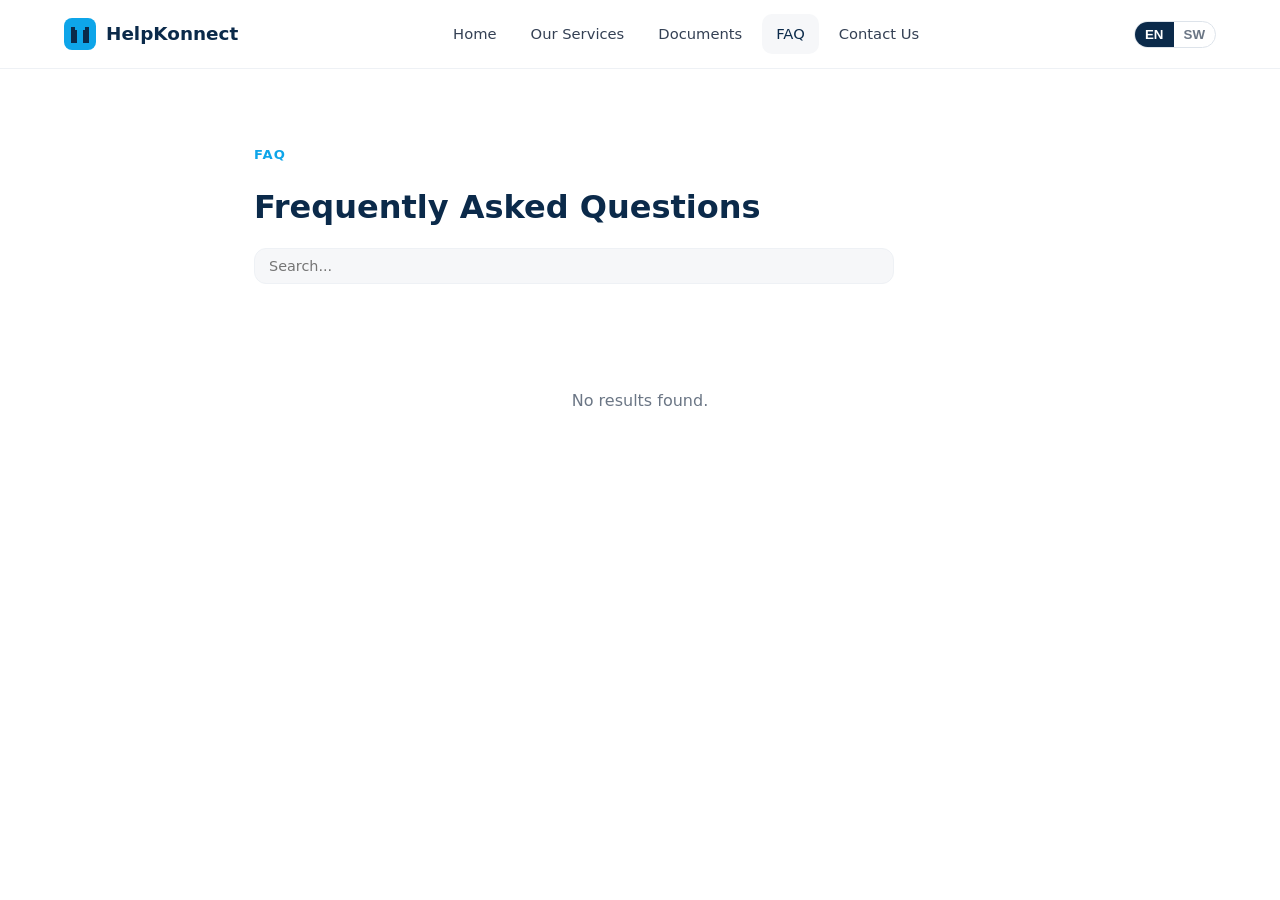
<file: luta/helnikonnect/client/pages/faq.html>
<!DOCTYPE html>
<html lang="en">
<head>
    <meta charset="UTF-8">
    <meta name="viewport" content="width=device-width, initial-scale=1.0">
    <title>FAQ — HelpKonnect</title>
    <link rel="stylesheet" href="../css/style.css">
</head>
<body>
    <div class="toast-wrap" id="toast-wrap"></div>
    <header class="site-nav"><div class="container nav-inner">
        <a href="../index.html" class="brand" data-route="home"><svg viewBox="0 0 32 32" fill="none"><rect width="32" height="32" rx="8" fill="#0ea5e9"/><path d="M10 12h3v13h-3zM19 12h3v13h-3zM7 9h4v16H7zM21 9h4v16h-4z" fill="#0b2a4a"/></svg>HelpKonnect</a>
        <nav class="nav-links"><a href="../index.html" data-route="home" data-i18n="home">Home</a><a href="../index.html#services" data-route="services" data-i18n="services">Services</a><a href="documents.html" data-route="docs" data-i18n="docs_library">Documents</a><a href="faq.html" data-route="faq" class="active" data-i18n="faq">FAQ</a><a href="../index.html#contact" data-route="contact" data-i18n="contact">Contact</a></nav>
        <div class="nav-actions">
            <div class="lang-switch"><button data-lang-btn="en">EN</button><button data-lang-btn="sw">SW</button></div>
            <button class="nav-toggle" id="nav-toggle" aria-label="Toggle menu" aria-expanded="false"><svg width="24" height="24" viewBox="0 0 24 24" fill="none" stroke="currentColor" stroke-width="2"><path d="M3 12h18M3 6h18M3 18h18"/></svg></button>
        </div>
    </div></header>

    <main class="section">
        <div class="container" style="max-width:820px">
            <div class="section-head">
                <span class="tagline" data-i18n="faq">FAQ</span>
                <h1>Frequently Asked Questions</h1>
                <div class="search-wrap" style="margin-top:16px"><input id="faq-search" type="search" data-i18n-placeholder="search" placeholder="Search questions..." aria-label="Search FAQ"></div>
            </div>
            <div class="faq-list" id="faq-list" style="display:flex;flex-direction:column;gap:12px"></div>
        </div>
    </main>

    <script src="../js/api.js"></script>
    <script src="../js/i18n.js"></script>
    <script>
        const API = window.HNC, L = window.HNC_LANG;
        const list = document.getElementById('faq-list');
        list.innerHTML = Array.from({length:3}).map(()=>'<div class="skeleton-card"><div class="skeleton skeleton-line" style="width:80%"></div><div class="skeleton skeleton-line"></div></div>').join('');
        async function load(search){
            const q = { limit: 100 };
            if (search) q.search = search;
            const res = await API.request('faqs', {auth:false, query:q}).catch(()=>({data:[]}));
            const items = res.data || [];
            list.innerHTML = items.length ? items.map((f,i)=>`
                <div class="faq-item accordion">
                    <button class="accordion-head" aria-expanded="false"><span>${String(f.question).replace(/[&<>"]/g,c=>({'&':'&amp;','<':'&lt;','>':'&gt;','"':'&quot;'}[c]))}</span><span class="accordion-icon">+</span></button>
                    <div class="accordion-body" hidden><p>${f.answer}</p></div>
                </div>`).join('') : '<div class="empty-state"><p>No results found.</p></div>';
            list.querySelectorAll('.accordion-head').forEach(btn=>btn.addEventListener('click',()=>{const o=btn.getAttribute('aria-expanded')==='true';btn.setAttribute('aria-expanded',String(!o));btn.nextElementSibling.hidden=o;}));
        }
        load();
        const input = document.getElementById('faq-search'); let timer;
        input.addEventListener('input',()=>{clearTimeout(timer);timer=setTimeout(()=>load(input.value.trim()),300);});
        document.querySelectorAll('[data-lang-btn]').forEach(b=>b.addEventListener('click',()=>L.setLang(b.getAttribute('data-lang-btn'))));
        document.getElementById('nav-toggle').addEventListener('click',()=>document.querySelector('.nav-links').classList.toggle('open'));
    </script>
</body>
</html>
</file>
<file: luta/helnikonnect/admin/css/admin.css>
/* ============================================================
   HelpKonnect — Admin Styles
   Shared design tokens + sidebar layout + tables + modals
   ============================================================ */
:root {
    --navy: #0b2a4a;
    --navy-2: #123a63;
    --blue: #0e63c1;
    --electric: #0ea5e9;
    --cyan: #22d3ee;
    --white: #ffffff;
    --gray-50: #f6f7f9;
    --gray-100: #eef1f5;
    --gray-200: #dde3ea;
    --gray-500: #6b7685;
    --gray-700: #344054;
    --gray-900: #151c27;
    --success: #16a34a;
    --warning: #d97706;
    --danger: #dc2626;
    --shadow-sm: 0 1px 2px rgba(11,42,74,.06);
    --shadow: 0 10px 30px rgba(11,42,74,.10);
    --shadow-lg: 0 24px 60px rgba(11,42,74,.16);
    --radius: 16px;
    --radius-sm: 10px;
    --font: 'Segoe UI', system-ui, -apple-system, sans-serif;
    --sidebar-w: 260px;
}

* { box-sizing: border-box; }
body { margin: 0; font-family: var(--font); color: var(--gray-900); background: var(--gray-50); line-height: 1.6; -webkit-font-smoothing: antialiased; }
h1,h2,h3 { color: var(--navy); line-height: 1.2; }
a { color: var(--blue); text-decoration: none; }
.muted { color: var(--gray-500); }
.hidden { display: none !important; }

/* ---------- Buttons ---------- */
.btn {
    display: inline-flex; align-items: center; gap: 8px;
    padding: 10px 20px; border-radius: 10px; border: none; cursor: pointer;
    font-weight: 600; font-size: .9rem; transition: transform .12s, box-shadow .12s, background .12s;
    text-decoration: none; font-family: var(--font);
}
.btn-primary { background: linear-gradient(135deg, var(--electric), var(--cyan)); color: var(--navy); box-shadow: var(--shadow-sm); }
.btn-primary:hover { transform: translateY(-1px); box-shadow: var(--shadow); }
.btn-success { background: var(--success); color: #fff; }
.btn-danger { background: var(--danger); color: #fff; }
.btn-ghost { background: transparent; color: var(--gray-700); }
.btn-ghost:hover { background: var(--gray-100); }
.btn-outline { background: transparent; color: var(--navy); border: 1.5px solid var(--gray-200); }
.btn-outline:hover { border-color: var(--electric); color: var(--electric); }
.btn-sm { padding: 6px 12px; font-size: .82rem; border-radius: 8px; }
.btn:focus-visible { outline: 3px solid rgba(14,165,233,.4); outline-offset: 2px; }

/* ---------- Forms ---------- */
.form-group { margin-bottom: 16px; }
.form-group label { display: block; font-weight: 600; margin-bottom: 5px; font-size: .88rem; color: var(--gray-700); }
.form-group .req { color: var(--danger); }
.form-input, .form-select, .form-textarea {
    width: 100%; padding: 10px 14px; border: 1px solid var(--gray-200); border-radius: 10px;
    font-family: var(--font); font-size: .92rem; color: var(--gray-900); background: var(--white);
    transition: border-color .15s, box-shadow .15s;
}
.form-input:focus, .form-select:focus, .form-textarea:focus { outline: none; border-color: var(--electric); box-shadow: 0 0 0 3px rgba(14,165,233,.15); }
.form-textarea { min-height: 80px; resize: vertical; }
.field-error { color: var(--danger); font-size: .8rem; margin-top: 4px; }
.form-row { display: grid; grid-template-columns: 1fr 1fr; gap: 16px; }
.form-actions { display: flex; gap: 10px; margin-top: 20px; }

/* ---------- Login ---------- */
.login-screen {
    min-height: 100vh; display: flex; align-items: center; justify-content: center;
    background: radial-gradient(1200px 600px at 30% 20%, #0f3a6b, var(--navy));
}
.login-card {
    background: var(--white); border-radius: 20px; padding: 40px 36px; width: 100%; max-width: 420px;
    box-shadow: var(--shadow-lg);
}
.login-brand { display: flex; align-items: center; gap: 10px; font-weight: 800; font-size: 1.1rem; color: var(--navy); margin-bottom: 24px; }
.login-brand svg { width: 36px; height: 36px; }
.login-card h1 { font-size: 1.6rem; margin: 0 0 24px; }
.login-card .btn-primary { width: 100%; justify-content: center; padding: 14px; font-size: 1rem; }

/* ---------- App Shell ---------- */
.app-shell { display: flex; min-height: 100vh; }

/* Sidebar */
.sidebar {
    width: var(--sidebar-w); background: var(--navy); color: #c4d6ee;
    display: flex; flex-direction: column; position: fixed; top: 0; bottom: 0; left: 0; z-index: 40;
    transition: transform .25s;
}
.sidebar-brand {
    display: flex; align-items: center; gap: 10px; padding: 20px 22px;
    font-weight: 800; font-size: 1rem; color: var(--white); border-bottom: 1px solid rgba(255,255,255,.08);
}
.sidebar-brand svg { width: 32px; height: 32px; }
.sidebar-nav { flex: 1; padding: 12px 0; overflow-y: auto; }
.sidebar-link {
    display: flex; align-items: center; gap: 10px;
    padding: 11px 22px; color: #a3bdd6; font-size: .9rem; font-weight: 500;
    transition: background .12s, color .12s; border-left: 3px solid transparent;
}
.sidebar-link:hover { background: rgba(255,255,255,.06); color: var(--white); }
.sidebar-link.active { background: rgba(255,255,255,.1); color: var(--white); border-left-color: var(--electric); }
.sidebar-footer { padding: 16px 18px; border-top: 1px solid rgba(255,255,255,.08); }
.sidebar-footer .btn { color: #a3bdd6; width: 100%; justify-content: flex-start; }
.sidebar-footer .btn:hover { color: var(--white); background: rgba(255,255,255,.08); }

/* Main content */
.main-content { margin-left: var(--sidebar-w); flex: 1; display: flex; flex-direction: column; min-height: 100vh; }
.topbar {
    display: flex; align-items: center; gap: 16px;
    padding: 16px 28px; background: var(--white); border-bottom: 1px solid var(--gray-100);
    position: sticky; top: 0; z-index: 30;
}
.sidebar-toggle { display: none; background: none; border: none; cursor: pointer; color: var(--gray-700); }
.page-title { font-size: 1.2rem; margin: 0; }
.topbar-user { margin-left: auto; font-size: .88rem; font-weight: 600; color: var(--gray-700); }
.content-area { padding: 28px; flex: 1; }

/* ---------- Cards / Stats ---------- */
.stat-grid { display: grid; grid-template-columns: repeat(auto-fit, minmax(200px, 1fr)); gap: 20px; margin-bottom: 28px; }
.stat-card {
    background: var(--white); border-radius: 14px; padding: 22px 24px;
    border: 1px solid var(--gray-100); box-shadow: var(--shadow-sm);
    display: flex; flex-direction: column; gap: 6px;
}
.stat-card .stat-label { font-size: .82rem; font-weight: 600; text-transform: uppercase; letter-spacing: .06em; color: var(--gray-500); }
.stat-card .stat-value { font-size: 1.8rem; font-weight: 700; color: var(--navy); }
.stat-card .stat-sub { font-size: .82rem; color: var(--gray-500); }

/* ---------- Tables ---------- */
.table-wrap {
    background: var(--white); border-radius: 14px; border: 1px solid var(--gray-100);
    box-shadow: var(--shadow-sm); overflow: hidden; margin-bottom: 24px;
}
.table-header {
    display: flex; align-items: center; justify-content: space-between;
    padding: 18px 22px; border-bottom: 1px solid var(--gray-100); flex-wrap: wrap; gap: 12px;
}
.table-header h3 { margin: 0; font-size: 1.05rem; }
.table-search { padding: 8px 12px; border: 1px solid var(--gray-200); border-radius: 8px; font-size: .88rem; font-family: var(--font); }
.table-search:focus { outline: none; border-color: var(--electric); }
.data-table { width: 100%; border-collapse: collapse; font-size: .9rem; }
.data-table th {
    text-align: left; padding: 12px 18px; font-size: .78rem; font-weight: 700;
    text-transform: uppercase; letter-spacing: .06em; color: var(--gray-500);
    background: var(--gray-50); border-bottom: 1px solid var(--gray-100);
}
.data-table td { padding: 14px 18px; border-bottom: 1px solid var(--gray-100); vertical-align: middle; }
.data-table tr:last-child td { border-bottom: none; }
.data-table tr:hover td { background: var(--gray-50); }

/* ---------- Badges / Status ---------- */
.badge {
    display: inline-block; font-size: .72rem; font-weight: 700; padding: 3px 10px;
    border-radius: 999px; white-space: nowrap; text-transform: capitalize;
}
.badge-submitted { background: #e0f2fe; color: #0369a1; }
.badge-under { background: #fff3d6; color: #92400e; }
.badge-in-progress { background: #dbeafe; color: #1d4ed8; }
.badge-approved { background: #dcfce7; color: #166534; }
.badge-completed { background: #dcfce7; color: #166534; }
.badge-rejected { background: #fde8e8; color: #b91c1c; }
.badge-draft { background: var(--gray-100); color: var(--gray-700); }
.badge-normal { background: var(--gray-100); color: var(--gray-700); }
.badge-important { background: #fff3d6; color: #92400e; }
.badge-urgent { background: #fde8e8; color: #b91c1c; }

/* ---------- Modal ---------- */
.modal-overlay {
    position: fixed; inset: 0; background: rgba(11,42,74,.45);
    display: flex; align-items: center; justify-content: center; z-index: 100;
    backdrop-filter: blur(3px);
}
.modal {
    background: var(--white); border-radius: 16px; width: 100%; max-width: 600px;
    max-height: 85vh; overflow-y: auto; box-shadow: var(--shadow-lg);
}
.modal-header {
    display: flex; align-items: center; justify-content: space-between;
    padding: 20px 24px; border-bottom: 1px solid var(--gray-100);
}
.modal-header h3 { margin: 0; font-size: 1.1rem; }
.modal-close { background: none; border: none; font-size: 1.6rem; cursor: pointer; color: var(--gray-500); padding: 4px 8px; border-radius: 8px; }
.modal-close:hover { background: var(--gray-100); }
.modal-body { padding: 24px; }
.modal-footer { padding: 16px 24px; border-top: 1px solid var(--gray-100); display: flex; justify-content: flex-end; gap: 10px; }

/* ---------- History ---------- */
.history-list { display: flex; flex-direction: column; gap: 0; }
.history-item {
    display: flex; gap: 14px; padding: 14px 0;
    border-bottom: 1px solid var(--gray-100); font-size: .88rem;
}
.history-item:last-child { border-bottom: none; }
.history-dot {
    width: 10px; height: 10px; border-radius: 50%; background: var(--electric);
    flex-shrink: 0; margin-top: 6px;
}
.history-meta { color: var(--gray-500); font-size: .8rem; margin-top: 2px; }

/* ---------- Pagination ---------- */
.pagination { display: flex; align-items: center; justify-content: center; gap: 6px; padding: 16px; }
.pagination button {
    padding: 6px 14px; border: 1px solid var(--gray-200); background: var(--white);
    border-radius: 8px; cursor: pointer; font-size: .85rem; font-family: var(--font);
}
.pagination button.active { background: var(--electric); color: var(--white); border-color: var(--electric); }
.pagination button:disabled { opacity: .4; cursor: not-allowed; }

/* ---------- Empty / Loading ---------- */
.empty-state { text-align: center; padding: 48px 20px; color: var(--gray-500); }
.skeleton { background: linear-gradient(90deg, var(--gray-100) 25%, var(--gray-50) 50%, var(--gray-100) 75%); background-size: 200% 100%; animation: shimmer 1.4s infinite; border-radius: 8px; height: 14px; }
@keyframes shimmer { 0% { background-position: 200% 0; } 100% { background-position: -200% 0; } }

/* ---------- Toast ---------- */
.toast-wrap { position: fixed; bottom: 24px; right: 24px; display: flex; flex-direction: column; gap: 10px; z-index: 200; }
.toast { background: var(--navy); color: #fff; padding: 14px 20px; border-radius: 12px; box-shadow: var(--shadow-lg); opacity: 0; transform: translateY(10px); transition: all .3s; max-width: 360px; font-size: .9rem; }
.toast--show { opacity: 1; transform: translateY(0); }
.toast--success { background: var(--success); }
.toast--error { background: var(--danger); }

/* ---------- Responsive ---------- */
@media (max-width: 900px) {
    .sidebar { transform: translateX(-100%); }
    .sidebar.open { transform: translateX(0); }
    .main-content { margin-left: 0; }
    .sidebar-toggle { display: block; }
    .form-row { grid-template-columns: 1fr; }
}
@media (max-width: 680px) {
    .stat-grid { grid-template-columns: 1fr; }
    .data-table { font-size: .82rem; }
    .data-table th, .data-table td { padding: 10px 12px; }
    .modal { margin: 12px; max-width: calc(100% - 24px); }
    .content-area { padding: 16px; }
}

@media (prefers-reduced-motion: reduce) {
    *, *::before, *::after { animation: none !important; transition: none !important; }
}
</file>
<file: luta/helnikonnect/client/css/style.css>
/* ============================================================
   HelpKonnect — Client Styles
   Deep navy / electric blue / cyan, professional design system
   ============================================================ */
:root {
    --navy: #0b2a4a;
    --navy-2: #123a63;
    --blue: #0e63c1;
    --electric: #0ea5e9;
    --cyan: #22d3ee;
    --white: #ffffff;
    --gray-50: #f6f7f9;
    --gray-100: #eef1f5;
    --gray-200: #dde3ea;
    --gray-500: #6b7685;
    --gray-700: #344054;
    --gray-900: #151c27;
    --success: #16a34a;
    --warning: #d97706;
    --danger: #dc2626;
    --shadow-sm: 0 1px 2px rgba(11,42,74,.06);
    --shadow: 0 10px 30px rgba(11,42,74,.10);
    --shadow-lg: 0 24px 60px rgba(11,42,74,.16);
    --radius: 16px;
    --radius-sm: 10px;
    --font: 'Segoe UI', system-ui, -apple-system, sans-serif;
}

* { box-sizing: border-box; }
html { scroll-behavior: smooth; }
body {
    margin: 0;
    font-family: var(--font);
    color: var(--gray-900);
    background: var(--white);
    line-height: 1.6;
    -webkit-font-smoothing: antialiased;
}
img { max-width: 100%; display: block; }
a { color: var(--blue); text-decoration: none; }
h1,h2,h3 { color: var(--navy); line-height: 1.2; }
.muted { color: var(--gray-500); }
.hidden { display: none !important; }

.container { max-width: 1200px; margin: 0 auto; padding: 0 24px; }
.section { padding: 72px 0; }
.section-head { max-width: 640px; margin-bottom: 40px; }
.section-head h2 { font-size: 2rem; margin-bottom: 8px; }
.section-head p { color: var(--gray-500); margin: 0; }
.tagline { color: var(--electric); font-weight: 600; text-transform: uppercase; letter-spacing: .08em; font-size: .82rem; }

/* ---------- Buttons ---------- */
.btn {
    display: inline-flex; align-items: center; gap: 8px;
    padding: 12px 22px; border-radius: 12px; border: none; cursor: pointer;
    font-weight: 600; font-size: .95rem; transition: transform .15s, box-shadow .15s, background .15s;
    text-decoration: none;
}
.btn-primary { background: linear-gradient(135deg, var(--electric), var(--cyan)); color: var(--navy); box-shadow: var(--shadow); }
.btn-primary:hover { transform: translateY(-2px); box-shadow: var(--shadow-lg); }
.btn-outline { background: transparent; color: var(--navy); border: 2px solid var(--gray-200); }
.btn-outline:hover { border-color: var(--electric); color: var(--electric); }
.btn-ghost { background: transparent; color: var(--blue); }
.btn:focus-visible { outline: 3px solid rgba(14,165,233,.4); outline-offset: 2px; }

/* ---------- Navigation ---------- */
.site-nav {
    position: sticky; top: 0; z-index: 50;
    background: rgba(255,255,255,.85); backdrop-filter: blur(10px);
    border-bottom: 1px solid var(--gray-100);
}
.nav-inner { display: flex; align-items: center; justify-content: space-between; height: 68px; }
.brand { display: flex; align-items: center; gap: 10px; font-weight: 800; font-size: 1.15rem; color: var(--navy); }
.brand svg { width: 32px; height: 32px; }
.nav-links { display: flex; align-items: center; gap: 6px; }
.nav-links a {
    padding: 8px 14px; border-radius: 10px; color: var(--gray-700); font-weight: 500; font-size: .92rem;
}
.nav-links a:hover, .nav-links a.active { background: var(--gray-50); color: var(--navy); }
.nav-actions { display: flex; align-items: center; gap: 10px; }
.lang-switch { display: inline-flex; border: 1px solid var(--gray-200); border-radius: 999px; overflow: hidden; }
.lang-switch button { border: none; background: transparent; padding: 5px 10px; cursor: pointer; font-weight: 600; color: var(--gray-500); }
.lang-switch button.active { background: var(--navy); color: var(--white); }
.nav-toggle { display: none; background: none; border: none; width: 40px; height: 40px; cursor: pointer; }

/* Search */
.search-wrap { position: relative; display: flex; align-items: center; gap: 8px; background: var(--gray-50); border-radius: 12px; padding: 8px 12px; border: 1px solid var(--gray-100); }
.search-wrap input { border: none; background: transparent; outline: none; font-size: .9rem; width: 180px; font-family: var(--font); }
.search-results { position: absolute; top: 110%; left: 0; right: 0; background: var(--white); border-radius: 12px; box-shadow: var(--shadow-lg); padding: 8px; max-height: 320px; overflow: auto; z-index: 60; }
.search-result { display: flex; align-items: center; gap: 8px; padding: 10px; border-radius: 8px; color: var(--gray-900); }
.search-result:hover { background: var(--gray-50); }
.badge { font-size: .7rem; font-weight: 700; padding: 3px 8px; border-radius: 999px; }
.badge-document { background: var(--gray-100); color: var(--gray-700); }
.badge-faq { background: #dff3ff; color: #0369a1; }
.badge-announcement { background: #fff3d6; color: #92400e; }

/* ---------- Hero ---------- */
.hero { background: radial-gradient(1200px 600px at 20% -10%, #0f3a6b, var(--navy)); color: var(--white); position: relative; overflow: hidden; }
.hero::after { content: ''; position: absolute; inset: 0; background-image: linear-gradient(rgba(255,255,255,.04) 1px, transparent 1px), linear-gradient(90deg, rgba(255,255,255,.04) 1px, transparent 1px); background-size: 44px 44px; mask-image: radial-gradient(circle at 60% 40%, #000 0, transparent 70%); }
.hero-inner { position: relative; z-index: 1; display: grid; grid-template-columns: 1.3fr 1fr; gap: 48px; align-items: center; padding: 96px 0; }
.hero h1 { color: var(--white); font-size: 3rem; margin: 16px 0; }
.hero .hero-sub { color: #cfe3ff; font-size: 1.15rem; max-width: 560px; margin-bottom: 32px; }
.hero-cta { display: flex; flex-wrap: wrap; gap: 12px; margin-bottom: 32px; }
.hero-stats { display: flex; gap: 40px; }
.hero-stats .stat b { font-size: 1.6rem; display: block; color: var(--white); }
.hero-stats .stat span { color: #9fc4f0; font-size: .85rem; }
.hero-card {
    background: rgba(255,255,255,.08); border: 1px solid rgba(255,255,255,.14);
    backdrop-filter: blur(8px); border-radius: 20px; padding: 28px; box-shadow: var(--shadow-lg);
}
.hero-card h3 { color: var(--white); margin: 0 0 16px; }
.hero-card ul { margin: 0; padding: 0; list-style: none; }
.hero-card li { padding: 10px 0; border-bottom: 1px solid rgba(255,255,255,.1); display: flex; gap: 10px; align-items: center; color: #e8f1ff; }
.hero-card li:last-child { border-bottom: none; }
.hero-card li svg { color: var(--cyan); flex-shrink: 0; }

/* ---------- Grid ---------- */
.grid-2 { display: grid; grid-template-columns: repeat(2, 1fr); gap: 24px; }
.grid-3 { display: grid; grid-template-columns: repeat(3, 1fr); gap: 24px; }
.grid-4 { display: grid; grid-template-columns: repeat(4, 1fr); gap: 24px; }

/* ---------- Cards ---------- */
.card { background: var(--white); border: 1px solid var(--gray-100); border-radius: var(--radius); padding: 24px; box-shadow: var(--shadow-sm); transition: transform .18s, box-shadow .18s; }
.card:hover { transform: translateY(-4px); box-shadow: var(--shadow); }
.service-card { display: flex; flex-direction: column; gap: 12px; }
.service-icon { width: 52px; height: 52px; border-radius: 14px; display: grid; place-items: center; background: var(--gray-50); color: var(--electric); }
.service-card h3 { margin: 0; font-size: 1.08rem; }
.service-card p { margin: 0; color: var(--gray-500); font-size: .92rem; }

/* Announcements */
.announce-card { display: flex; flex-direction: column; gap: 10px; }
.announce-meta { display: flex; align-items: center; gap: 10px; }
.badge-normal { background: var(--gray-100); color: var(--gray-700); }
.badge-important { background: #fff3d6; color: #92400e; }
.badge-urgent { background: #fde8e8; color: #b91c1c; }
.announce-card h3 { margin: 0; font-size: 1.05rem; }
.announce-card p { margin: 0; color: var(--gray-500); font-size: .9rem; }

/* Documents */
.doc-card { display: flex; gap: 14px; align-items: center; }
.doc-icon { width: 44px; height: 44px; border-radius: 10px; background: #dc2626; color: #fff; display: grid; place-items: center; font-size: .7rem; font-weight: 800; }

/* FAQ accordion */
.faq-item { border: 1px solid var(--gray-100); border-radius: 12px; overflow: hidden; }
.accordion-head { width: 100%; display: flex; justify-content: space-between; align-items: center; padding: 16px 20px; background: var(--white); border: none; cursor: pointer; font-size: 1rem; font-weight: 600; color: var(--navy); text-align: left; }
.accordion-head:hover { background: var(--gray-50); }
.accordion-icon { font-size: 1.4rem; color: var(--electric); font-weight: 400; }
.accordion-body { padding: 0 20px 18px; }
.accordion-body p { margin: 0; color: var(--gray-700); }

/* Steps */
.steps { display: grid; grid-template-columns: repeat(4, 1fr); gap: 24px; counter-reset: step; }
.step { position: relative; padding: 24px; border-radius: var(--radius); background: var(--gray-50); border: 1px solid var(--gray-100); }
.step::before { counter-increment: step; content: counter(step); position: absolute; top: -14px; left: 24px; width: 30px; height: 30px; border-radius: 50%; background: var(--electric); color: #fff; display: grid; place-items: center; font-weight: 700; }
.step h3 { margin: 20px 0 8px; font-size: 1rem; }
.step p { margin: 0; color: var(--gray-500); font-size: .9rem; }

/* Contact */
.contact-grid { display: grid; grid-template-columns: repeat(3, 1fr); gap: 24px; }
.contact-card { display: flex; flex-direction: column; gap: 10px; text-align: center; align-items: center; padding: 32px 24px; }
.contact-icon { width: 56px; height: 56px; border-radius: 16px; background: var(--gray-50); color: var(--electric); display: grid; place-items: center; margin-bottom: 4px; }

/* ---------- Footer ---------- */
.site-footer { background: var(--navy); color: #c4d6ee; }
.footer-grid { display: grid; grid-template-columns: 2fr 1fr 1fr 1fr; gap: 40px; padding: 64px 0 40px; }
.site-footer h3 { color: var(--white); font-size: 1rem; margin: 0 0 16px; }
.site-footer a { color: #c4d6ee; display: block; padding: 6px 0; }
.site-footer a:hover { color: var(--cyan); }
.footer-bottom { border-top: 1px solid rgba(255,255,255,.1); padding: 20px 0; display: flex; justify-content: space-between; flex-wrap: wrap; gap: 10px; font-size: .85rem; }

/* ---------- Loading / Empty / Toast ---------- */
.skeleton { background: linear-gradient(90deg, var(--gray-100) 25%, var(--gray-50) 50%, var(--gray-100) 75%); background-size: 200% 100%; animation: shimmer 1.4s infinite; border-radius: 8px; height: 14px; }
.skeleton-card { padding: 18px; border: 1px solid var(--gray-100); border-radius: var(--radius); display: flex; flex-direction: column; gap: 10px; }
@keyframes shimmer { 0% { background-position: 200% 0; } 100% { background-position: -200% 0; } }
.empty-state { text-align: center; padding: 48px 20px; color: var(--gray-500); }

.toast-wrap { position: fixed; bottom: 24px; right: 24px; display: flex; flex-direction: column; gap: 10px; z-index: 100; }
.toast { background: var(--navy); color: #fff; padding: 14px 20px; border-radius: 12px; box-shadow: var(--shadow-lg); opacity: 0; transform: translateY(10px); transition: all .3s; max-width: 340px; }
.toast--show { opacity: 1; transform: translateY(0); }
.toast--success { background: var(--success); }
.toast--error { background: var(--danger); }

/* ---------- Forms ---------- */
.form-group { margin-bottom: 18px; }
.form-group label { display: block; font-weight: 600; margin-bottom: 6px; font-size: .9rem; color: var(--gray-700); }
.form-group .req { color: var(--danger); }
.form-input, .form-select, .form-textarea {
    width: 100%; padding: 12px 14px; border: 1px solid var(--gray-200); border-radius: 12px;
    font-family: var(--font); font-size: .95rem; color: var(--gray-900); background: var(--white);
    transition: border-color .15s, box-shadow .15s;
}
.form-input:focus, .form-select:focus, .form-textarea:focus { outline: none; border-color: var(--electric); box-shadow: 0 0 0 3px rgba(14,165,233,.15); }
.form-textarea { min-height: 100px; resize: vertical; }
.field-error { color: var(--danger); font-size: .8rem; margin-top: 4px; }

/* ---------- Responsive ---------- */
@media (max-width: 980px) {
    .hero-inner { grid-template-columns: 1fr; padding: 64px 0; }
    .grid-4 { grid-template-columns: repeat(2, 1fr); }
    .grid-3 { grid-template-columns: repeat(2, 1fr); }
    .steps { grid-template-columns: repeat(2, 1fr); }
    .contact-grid { grid-template-columns: repeat(2, 1fr); }
    .footer-grid { grid-template-columns: 1fr 1fr; }
}
@media (max-width: 680px) {
    .grid-2, .grid-3, .grid-4, .steps, .contact-grid { grid-template-columns: 1fr; }
    .hero h1 { font-size: 2.2rem; }
    .nav-links { display: none; position: absolute; top: 68px; left: 0; right: 0; background: var(--white); flex-direction: column; padding: 16px; box-shadow: var(--shadow); }
    .nav-links.open { display: flex; }
    .nav-toggle { display: block; }
    .search-wrap input { width: 120px; }
    .section { padding: 48px 0; }
    .footer-grid { grid-template-columns: 1fr; }
}

/* Accessibility */
@media (prefers-reduced-motion: reduce) {
    *, *::before, *::after { animation: none !important; transition: none !important; scroll-behavior: auto !important; }
}
a:focus-visible, button:focus-visible { outline: 3px solid rgba(14,165,233,.5); outline-offset: 2px; }
</file>
